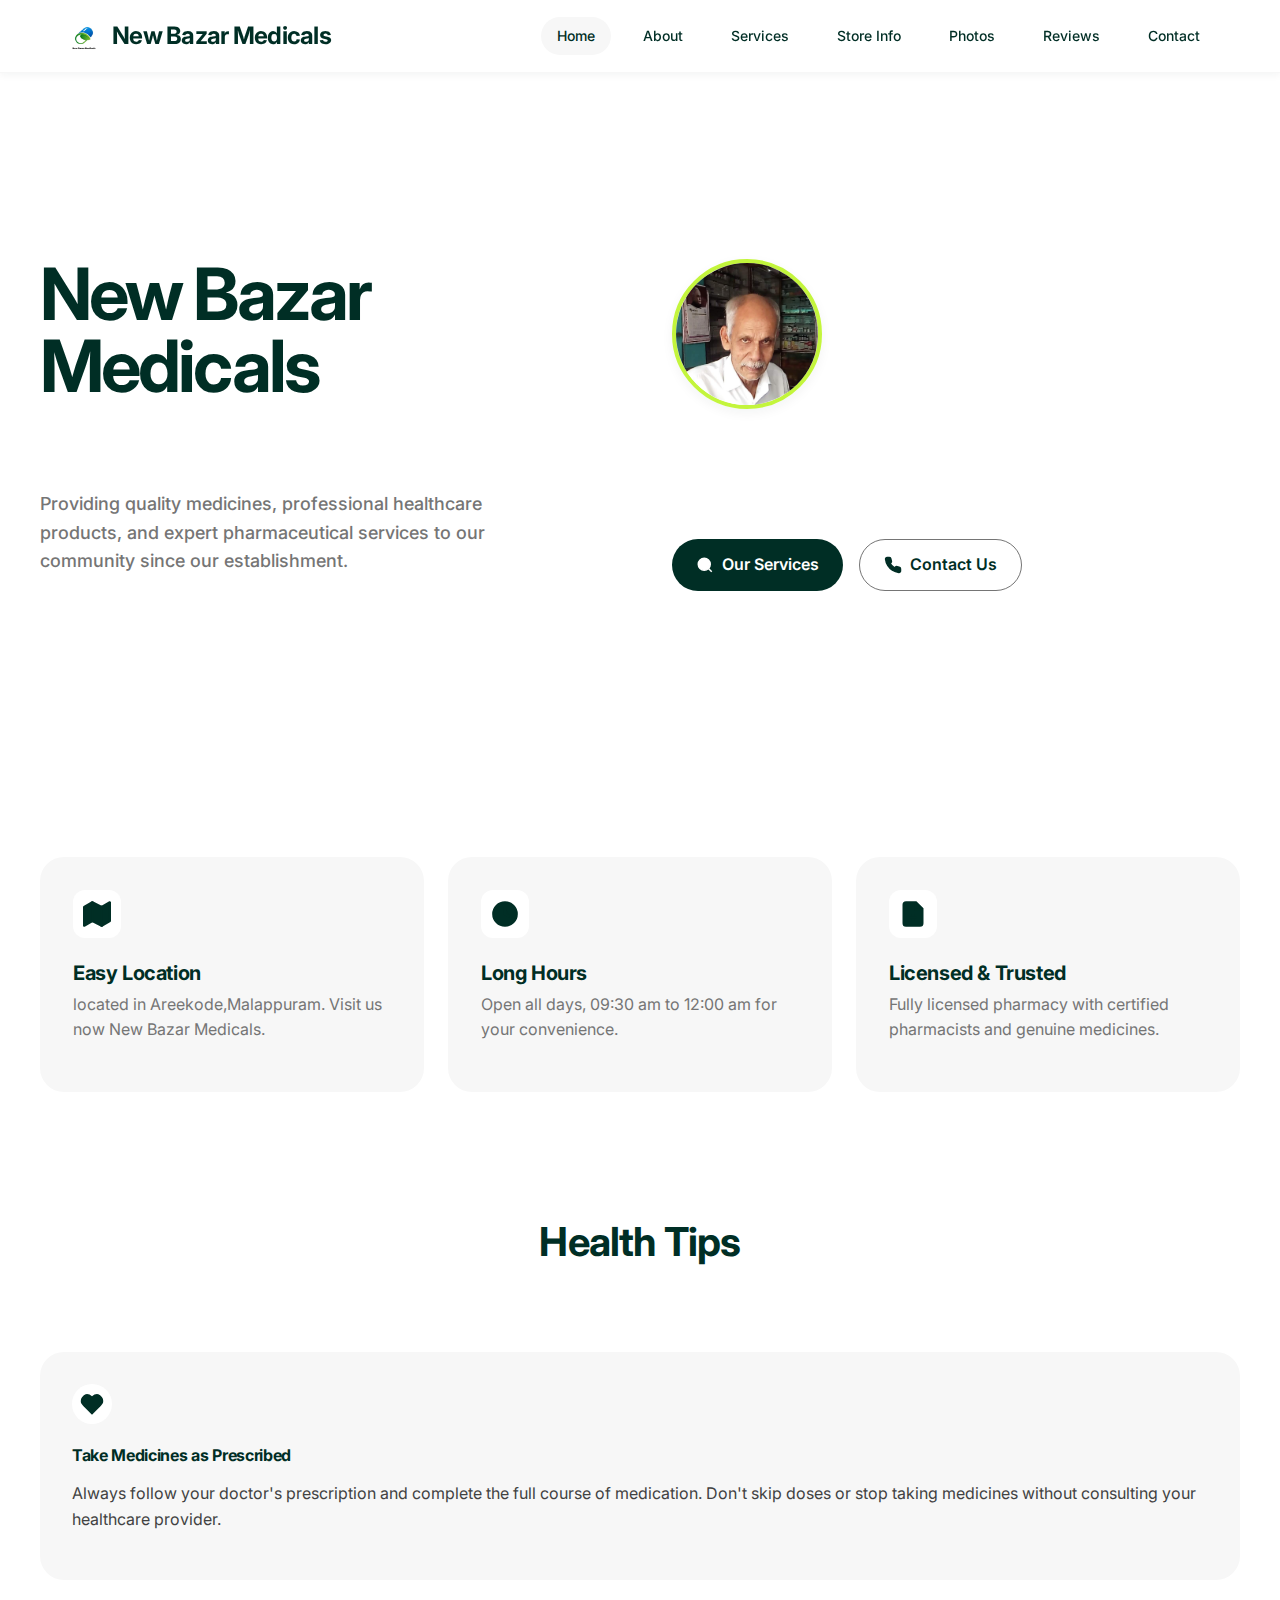
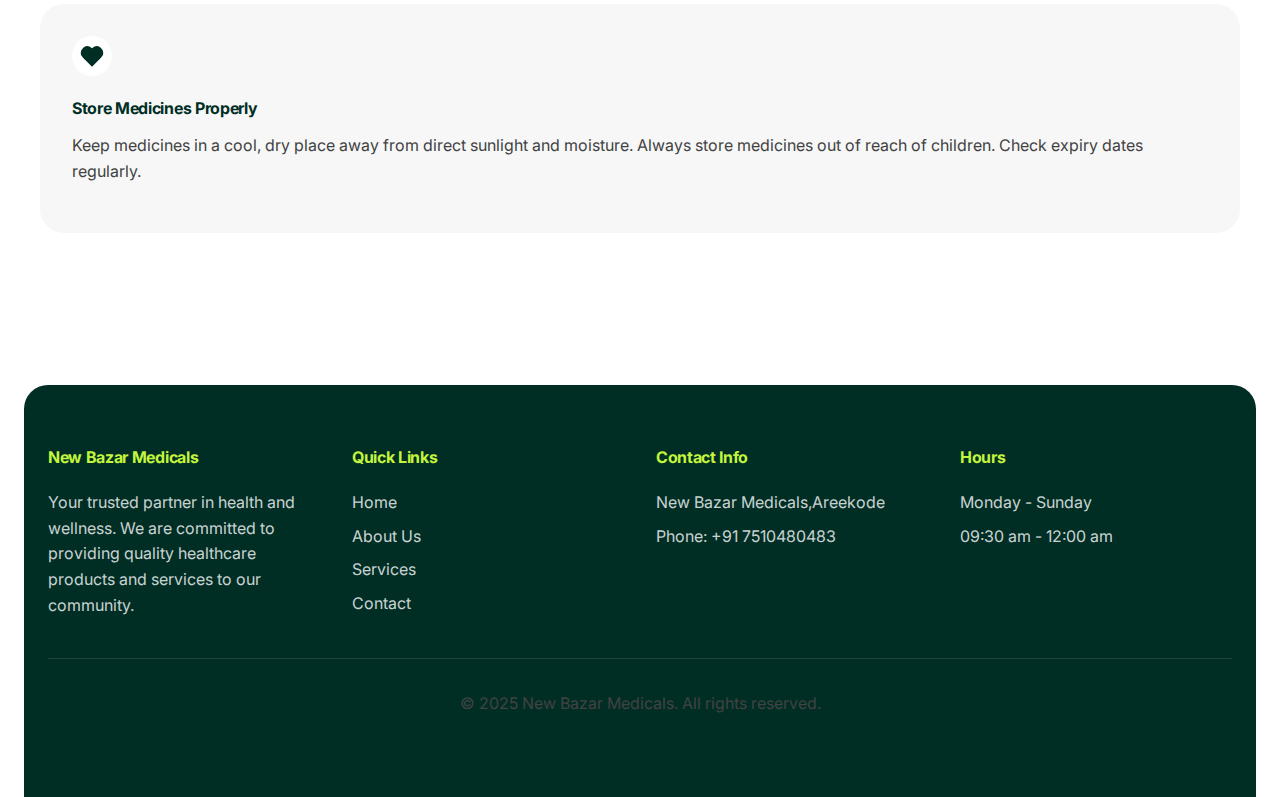
<file: index.html>
<!DOCTYPE html>
<html lang="en">

<head>
    <link rel="icon" type="image/favicon.jpg" href="favicon.jpg">
    <meta charset="UTF-8">
    <meta name="viewport" content="width=device-width, initial-scale=1.0">
    <meta name="description" content="New Bazar Medicals">
    <meta name="robots" content="index, follow">
    <meta name="keywords" content="pharmacy, medicines, prescription, medical store, healthcare, New Bazar Medicals">
    <meta name="author" content="New Bazar Medicals">
    <title>New Bazar Medicals </title>
    <link rel="stylesheet" href="style.css">
</head>

<body>
    <!-- Header & Navigation -->
    <header>
        <div class="header-container">
            <div class="logo">
                <img src="logo.jpg" alt="New Bazar Medicals Logo" class="logo-icon"
                    style="width: 40px; height: 40px; border-radius: 50%; object-fit: cover;">
                <span>New Bazar Medicals</span>
            </div>
            <button class="menu-toggle" aria-label="Toggle menu">
                <svg class="menu-toggle-icon" xmlns="http://www.w3.org/2000/svg" viewBox="0 0 24 24" fill="none"
                    stroke="currentColor" stroke-width="2">
                    <line x1="3" y1="12" x2="21" y2="12" />
                    <line x1="3" y1="6" x2="21" y2="6" />
                    <line x1="3" y1="18" x2="21" y2="18" />
                </svg>
            </button>
            <nav>
                <a href="index.html" class="active">Home</a>
                <a href="about.html">About</a>
                <a href="services.html">Services</a>
                <a href="store-info.html">Store Info</a>
                <a href="photos.html">Photos</a>
                <a href="reviews.html">Reviews</a>
                <a href="contact.html">Contact</a>
            </nav>
        </div>
    </header>

    <!-- Hero Section -->
    <section class="hero">
        <div class="hero-content">
            <h1>New Bazar Medicals</h1>
            <img src="pharmacist.jpg" alt="First Pharmacist of New Bazar Medicals"
                style="width: 150px; height: 150px; border-radius: 50%; object-fit: cover; margin-bottom: var(--spacing-sm); border: 4px solid var(--light-green); box-shadow: 0 4px 12px var(--shadow);">
            <p class="tagline">Providing quality medicines, professional healthcare products, and expert pharmaceutical
                services to our
                community since our establishment.</p>
            <div class="cta-buttons">
                <a href="services.html" class="btn btn-primary">
                    <svg class="btn-icon" xmlns="http://www.w3.org/2000/svg" viewBox="0 0 24 24" fill="none"
                        stroke="currentColor" stroke-width="2">
                        <circle cx="11" cy="11" r="8" />
                        <path d="m21 21-4.35-4.35" />
                    </svg>
                    Our Services
                </a>
                <a href="contact.html" class="btn btn-outline">
                    <svg class="btn-icon" xmlns="http://www.w3.org/2000/svg" viewBox="0 0 24 24" fill="none"
                        stroke="currentColor" stroke-width="2">
                        <path
                            d="M22 16.92v3a2 2 0 0 1-2.18 2 19.79 19.79 0 0 1-8.63-3.07 19.5 19.5 0 0 1-6-6 19.79 19.79 0 0 1-3.07-8.67A2 2 0 0 1 4.11 2h3a2 2 0 0 1 2 1.72 12.84 12.84 0 0 0 .7 2.81 2 2 0 0 1-.45 2.11L8.09 9.91a16 16 0 0 0 6 6l1.27-1.27a2 2 0 0 1 2.11-.45 12.84 12.84 0 0 0 2.81.7A2 2 0 0 1 22 16.92z" />
                    </svg>
                    Contact Us
                </a>
            </div>
        </div>
    </section>

    <!-- Quick Info Cards -->
    <section class="quick-info">
        <div class="info-grid">
            <div class="info-card">
                <svg class="info-card-icon" xmlns="http://www.w3.org/2000/svg" viewBox="0 0 24 24" fill="none"
                    stroke="currentColor" stroke-width="2" stroke-linecap="round" stroke-linejoin="round">
                    <polygon points="1 6 1 22 8 18 16 22 23 18 23 2 16 6 8 2 1 6"></polygon>
                    <line x1="8" y1="2" x2="8" y2="18"></line>
                    <line x1="16" y1="6" x2="16" y2="22"></line>
                </svg>
                <h3>Easy Location</h3>
                <p>located in Areekode,Malappuram. Visit us now New Bazar Medicals.</p>
            </div>
            <div class="info-card">
                <svg class="info-card-icon" xmlns="http://www.w3.org/2000/svg" viewBox="0 0 24 24" fill="none"
                    stroke="currentColor" stroke-width="2">
                    <circle cx="12" cy="12" r="10" />
                    <polyline points="12 6 12 12 16 14" />
                </svg>
                <h3>Long Hours</h3>
                 <p>Open all days, 09:30 am to 12:00 am for your convenience.</p>
            </div>
            <div class="info-card">
                <svg class="info-card-icon" xmlns="http://www.w3.org/2000/svg" viewBox="0 0 24 24" fill="none"
                    stroke="currentColor" stroke-width="2">
                    <path d="M14.5 2H6a2 2 0 0 0-2 2v16a2 2 0 0 0 2 2h12a2 2 0 0 0 2-2V7.5L14.5 2z" />
                    <polyline points="14 2 14 8 20 8" />
                    <line x1="12" y1="18" x2="12" y2="12" />
                    <line x1="9" y1="15" x2="15" y2="15" />
                </svg>
                <h3>Licensed & Trusted</h3>
                <p>Fully licensed pharmacy with certified pharmacists and genuine medicines.</p>
            </div>
        </div>
    </section>

    <!-- Health Tips Section -->
    <section class="section">
        <div class="container">
            <h2 class="section-title">Health Tips</h2>
            <div class="health-tips">
                <svg class="info-card-icon" xmlns="http://www.w3.org/2000/svg" viewBox="0 0 24 24" fill="none"
                    stroke="currentColor" stroke-width="2"
                    style="width: 40px; height: 40px; fill: var(--primary-green); margin-bottom: 1rem;">
                    <path
                        d="M20.84 4.61a5.5 5.5 0 0 0-7.78 0L12 5.67l-1.06-1.06a5.5 5.5 0 0 0-7.78 7.78l1.06 1.06L12 21.23l7.78-7.78 1.06-1.06a5.5 5.5 0 0 0 0-7.78z" />
                </svg>
                <h4>Take Medicines as Prescribed</h4>
                <p>Always follow your doctor's prescription and complete the full course of medication. Don't skip doses
                    or stop taking medicines without consulting your healthcare provider.</p>
            </div>
            <div class="health-tips">
                <svg class="info-card-icon" xmlns="http://www.w3.org/2000/svg" viewBox="0 0 24 24" fill="none"
                    stroke="currentColor" stroke-width="2"
                    style="width: 40px; height: 40px; fill: var(--primary-green); margin-bottom: 1rem;">
                    <path
                        d="M20.84 4.61a5.5 5.5 0 0 0-7.78 0L12 5.67l-1.06-1.06a5.5 5.5 0 0 0-7.78 7.78l1.06 1.06L12 21.23l7.78-7.78 1.06-1.06a5.5 5.5 0 0 0 0-7.78z" />
                </svg>
                <h4>Store Medicines Properly</h4>
                <p>Keep medicines in a cool, dry place away from direct sunlight and moisture. Always store medicines
                    out of reach of children. Check expiry dates regularly.</p>
            </div>
        </div>
    </section>

    <!-- Footer -->
    <footer>
        <div class="footer-content">
            <div class="footer-section">
                <h4>New Bazar Medicals</h4>
                <p>Your trusted partner in health and wellness. We are committed to providing quality healthcare
                    products and services to our community.</p>
            </div>
            <div class="footer-section">
                <h4>Quick Links</h4>
                <a href="index.html">Home</a>
                <a href="about.html">About Us</a>
                <a href="services.html">Services</a>
                <a href="contact.html">Contact</a>
            </div>
            <div class="footer-section">
                <h4>Contact Info</h4>
                <p>New Bazar Medicals,Areekode</p>
                <p>Phone: +91 7510480483</p>
            </div>
            <div class="footer-section">
                <h4>Hours</h4>
                <p>Monday - Sunday</p>
                <p>09:30 am - 12:00 am</p>
            </div>
        </div>
        <div class="footer-bottom">
            <p>&copy; 2025 New Bazar Medicals. All rights reserved.</p>
        </div>
    </footer>

    <script src="icons.js"></script>
    <script src="main.js"></script>
</body>

</html>
</file>
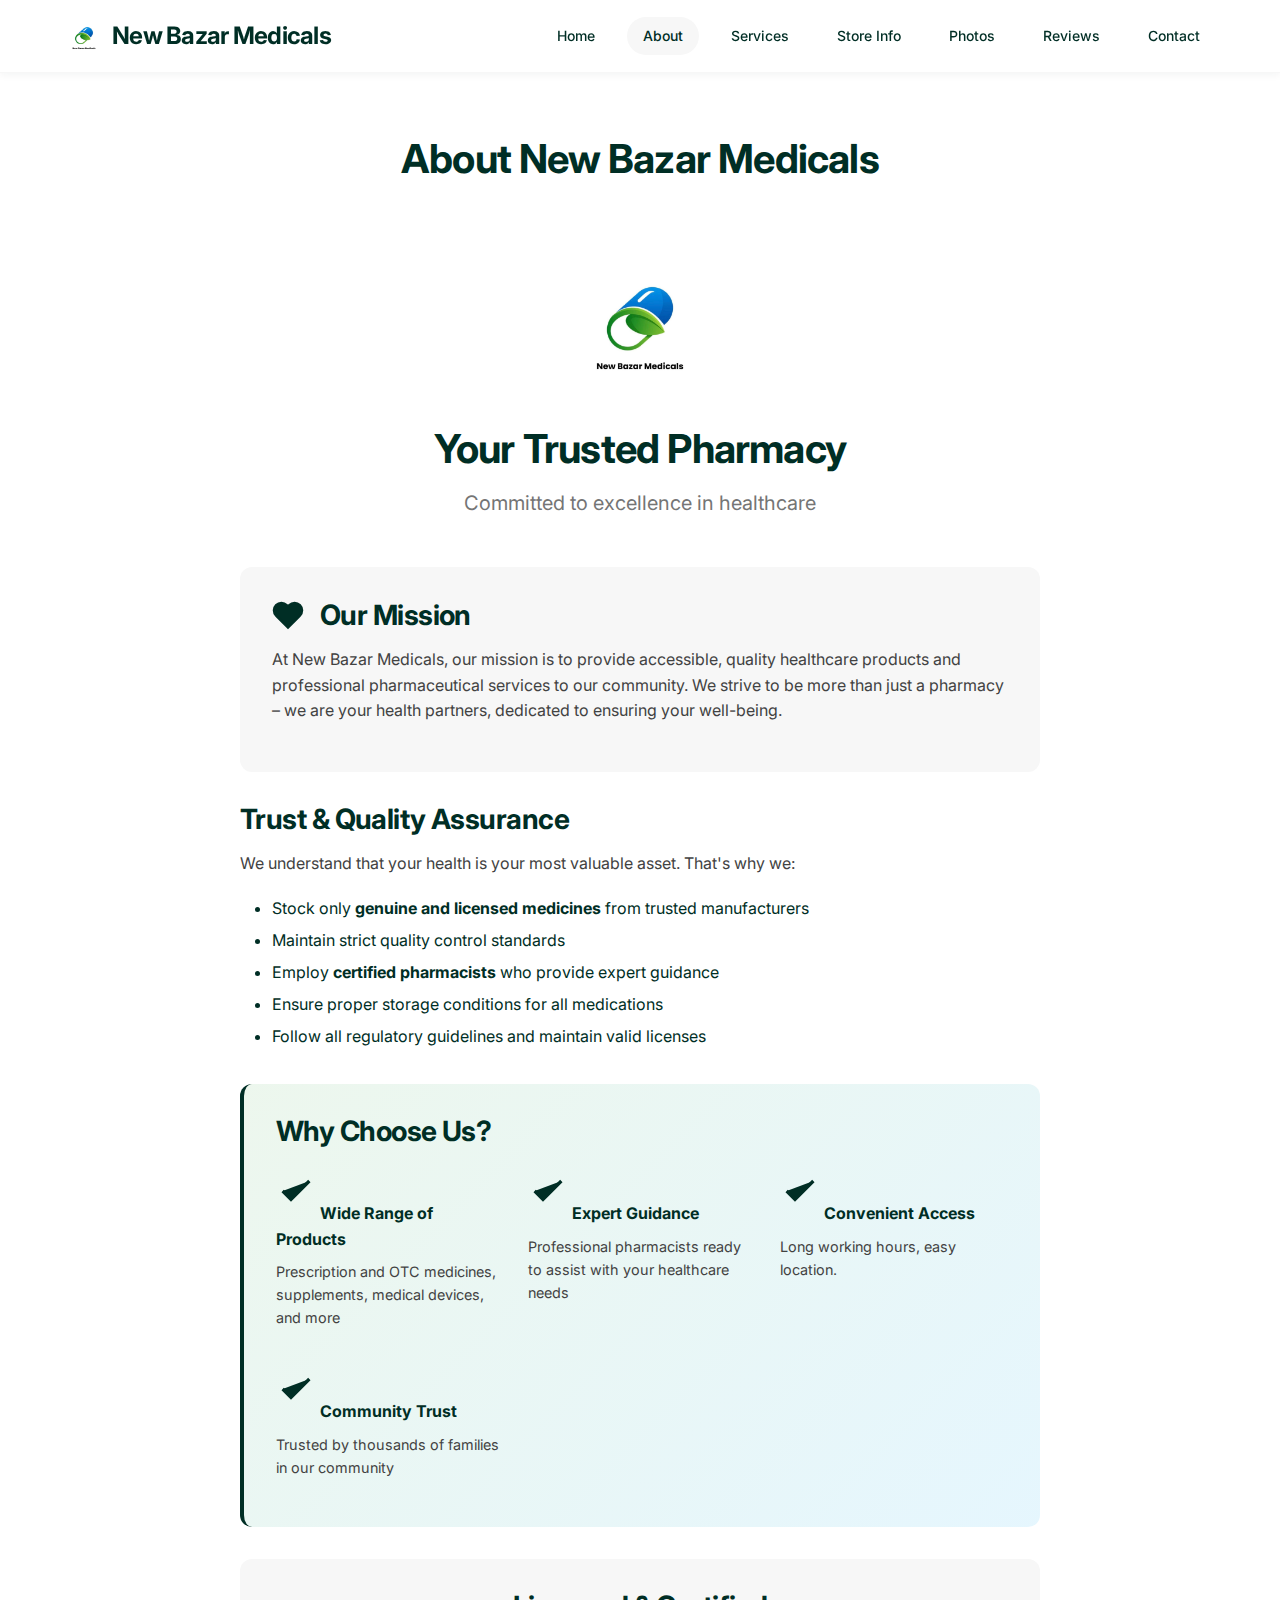
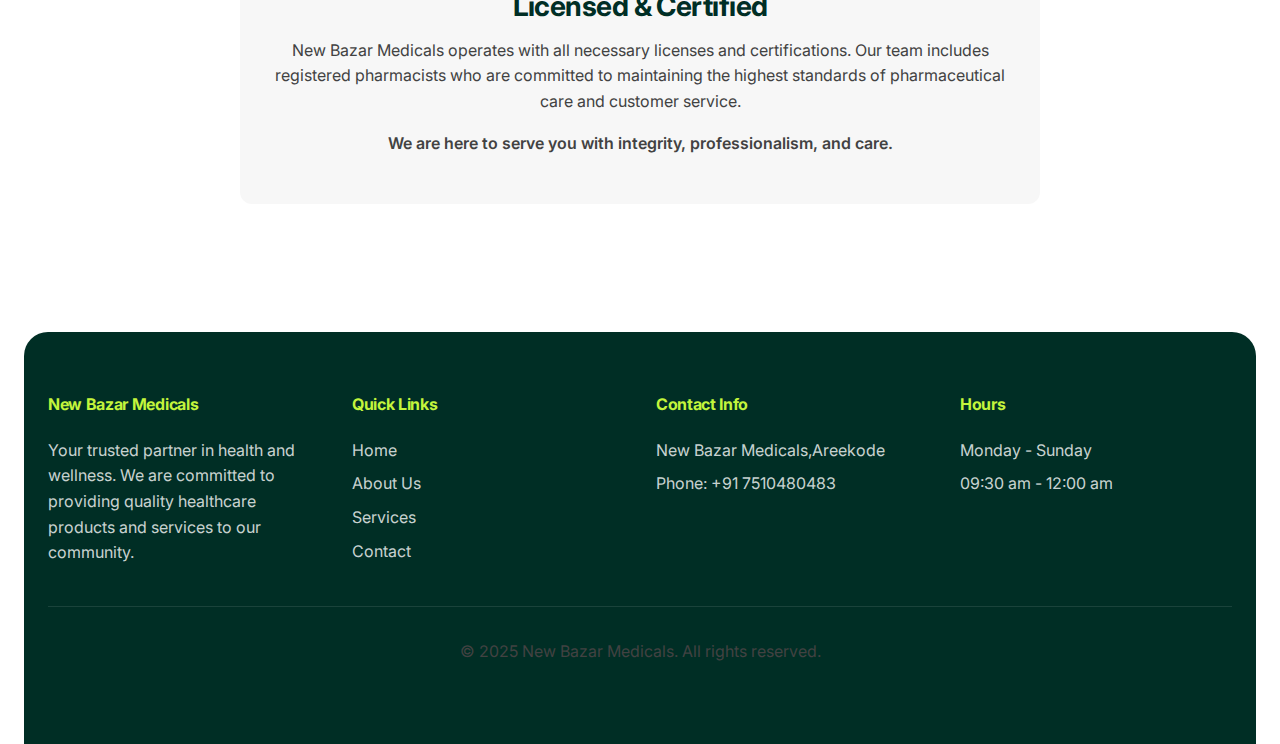
<file: about.html>
<!DOCTYPE html>
<html lang="en">

<head>
    <link rel="icon" type="image/favicon.jpg" href="favicon.jpg">
    <meta charset="UTF-8">
    <meta name="viewport" content="width=device-width, initial-scale=1.0">
    <meta name="description"
        content="Learn about New Bazar Medicals - Your trusted pharmacy committed to quality, trust, and professional healthcare services.">
    <title>About-New Bazar Medicals</title>
    <link rel="stylesheet" href="style.css">
</head>

<body>
    <!-- Header & Navigation -->
    <header>
        <div class="header-container">
            <div class="logo">
                <img src="logo.jpg" alt="New Bazar Medicals Logo" class="logo-icon"
                    style="width: 40px; height: 40px; border-radius: 50%; object-fit: cover;">
                <span>New Bazar Medicals</span>
            </div>
            <button class="menu-toggle" aria-label="Toggle menu">
                <svg class="menu-toggle-icon" xmlns="http://www.w3.org/2000/svg" viewBox="0 0 24 24" fill="none"
                    stroke="currentColor" stroke-width="2">
                    <line x1="3" y1="12" x2="21" y2="12" />
                    <line x1="3" y1="6" x2="21" y2="6" />
                    <line x1="3" y1="18" x2="21" y2="18" />
                </svg>
            </button>
            <nav>
                <a href="index.html">Home</a>
                <a href="about.html" class="active">About</a>
                <a href="services.html">Services</a>
                <a href="store-info.html">Store Info</a>
                <a href="photos.html">Photos</a>
                <a href="reviews.html">Reviews</a>
                <a href="contact.html">Contact</a>
            </nav>
        </div>
    </header>

    <!-- About Section -->
    <section class="section">
        <div class="container">
            <h1 class="section-title">About New Bazar Medicals</h1>

            <div style="max-width: 800px; margin: 0 auto;">
                <div style="text-align: center; margin-bottom: 3rem;">
                    <img src="logo.jpg" alt="New Bazar Medicals"
                        style="width: 150px; height: 150px; border-radius: 50%; object-fit: cover; margin: 0 auto 2rem; display: block;">
                    <h2 style="color: var(--primary-green);">Your Trusted Pharmacy</h2>
                    <p style="font-size: 1.25rem; color: var(--gray);">Committed to excellence in healthcare</p>
                </div>

                <div
                    style="background-color: var(--light-gray); padding: 2rem; border-radius: 12px; margin-bottom: 2rem;">
                    <h3
                        style="color: var(--primary-green); margin-bottom: 1rem; display: flex; align-items: center; gap: 1rem;">
                        <svg xmlns="http://www.w3.org/2000/svg" viewBox="0 0 24 24" fill="none" stroke="currentColor"
                            stroke-width="2" style="width: 32px; height: 32px; fill: var(--primary-green);">
                            <path
                                d="M20.84 4.61a5.5 5.5 0 0 0-7.78 0L12 5.67l-1.06-1.06a5.5 5.5 0 0 0-7.78 7.78l1.06 1.06L12 21.23l7.78-7.78 1.06-1.06a5.5 5.5 0 0 0 0-7.78z" />
                        </svg>
                        Our Mission
                    </h3>
                    <p>At New Bazar Medicals, our mission is to provide accessible, quality healthcare products and
                        professional pharmaceutical services to our community. We strive to be more than just a pharmacy
                        – we are your health partners, dedicated to ensuring your well-being.</p>
                </div>

                <div style="margin-bottom: 2rem;">
                    <h3 style="color: var(--primary-blue); margin-bottom: 1rem;">Trust & Quality Assurance</h3>
                    <p>We understand that your health is your most valuable asset. That's why we:</p>
                    <ul style="margin-left: 2rem; margin-top: 1rem; line-height: 2;">
                        <li>Stock only <strong>genuine and licensed medicines</strong> from trusted manufacturers</li>
                        <li>Maintain strict quality control standards</li>
                        <li>Employ <strong>certified pharmacists</strong> who provide expert guidance</li>
                        <li>Ensure proper storage conditions for all medications</li>
                        <li>Follow all regulatory guidelines and maintain valid licenses</li>
                    </ul>
                </div>

                <div
                    style="background: linear-gradient(135deg, rgba(76, 175, 80, 0.1), rgba(3, 169, 244, 0.1)); padding: 2rem; border-radius: 12px; border-left: 4px solid var(--primary-green); margin-bottom: 2rem;">
                    <h3 style="color: var(--primary-green); margin-bottom: 1rem;">Why Choose Us?</h3>
                    <div
                        style="display: grid; grid-template-columns: repeat(auto-fit, minmax(200px, 1fr)); gap: 1.5rem; margin-top: 1.5rem;">
                        <div>
                            <svg xmlns="http://www.w3.org/2000/svg" viewBox="0 0 24 24" fill="none"
                                stroke="currentColor" stroke-width="2"
                                style="width: 40px; height: 40px; fill: var(--primary-green); margin-bottom: 0.5rem;">
                                <polyline points="20 6 9 17 4 12" />
                            </svg>
                            <strong>Wide Range of Products</strong>
                            <p style="font-size: 0.9rem; margin-top: 0.5rem;">Prescription and OTC medicines,
                                supplements, medical devices, and more</p>
                        </div>
                        <div>
                            <svg xmlns="http://www.w3.org/2000/svg" viewBox="0 0 24 24" fill="none"
                                stroke="currentColor" stroke-width="2"
                                style="width: 40px; height: 40px; fill: var(--primary-green); margin-bottom: 0.5rem;">
                                <polyline points="20 6 9 17 4 12" />
                            </svg>
                            <strong>Expert Guidance</strong>
                            <p style="font-size: 0.9rem; margin-top: 0.5rem;">Professional pharmacists ready to assist
                                with your healthcare needs</p>
                        </div>
                        <div>
                            <svg xmlns="http://www.w3.org/2000/svg" viewBox="0 0 24 24" fill="none"
                                stroke="currentColor" stroke-width="2"
                                style="width: 40px; height: 40px; fill: var(--primary-green); margin-bottom: 0.5rem;">
                                <polyline points="20 6 9 17 4 12" />
                            </svg>
                            <strong>Convenient Access</strong>
                            <p style="font-size: 0.9rem; margin-top: 0.5rem;">Long working hours, easy location.</p>
                        </div>
                        <div>
                            <svg xmlns="http://www.w3.org/2000/svg" viewBox="0 0 24 24" fill="none"
                                stroke="currentColor" stroke-width="2"
                                style="width: 40px; height: 40px; fill: var(--primary-green); margin-bottom: 0.5rem;">
                                <polyline points="20 6 9 17 4 12" />
                            </svg>
                            <strong>Community Trust</strong>
                            <p style="font-size: 0.9rem; margin-top: 0.5rem;">Trusted by thousands of families in our
                                community</p>
                        </div>
                    </div>
                </div>

                <div
                    style="text-align: center; padding: 2rem; background-color: var(--light-gray); border-radius: 12px;">
                    <h3 style="color: var(--primary-green); margin-bottom: 1rem;">Licensed & Certified</h3>
                    <p>New Bazar Medicals operates with all necessary licenses and certifications. Our team includes
                        registered pharmacists who are committed to maintaining the highest standards of pharmaceutical
                        care and customer service.</p>
                    <p style="margin-top: 1rem; font-weight: 600;">We are here to serve you with integrity,
                        professionalism, and care.</p>
                </div>
            </div>
        </div>
    </section>

    <!-- Footer -->
    <footer>
        <div class="footer-content">
            <div class="footer-section">
                <h4>New Bazar Medicals</h4>
                <p>Your trusted partner in health and wellness. We are committed to providing quality healthcare
                    products and services to our community.</p>
            </div>
            <div class="footer-section">
                <h4>Quick Links</h4>
                <a href="index.html">Home</a>
                <a href="about.html">About Us</a>
                <a href="services.html">Services</a>
                <a href="contact.html">Contact</a>
            </div>
            <div class="footer-section">
                <h4>Contact Info</h4>
                <p>New Bazar Medicals,Areekode</p>
                <p>Phone: +91 7510480483</p>
            </div>
            <div class="footer-section">
                <h4>Hours</h4>
                <p>Monday - Sunday</p>
                <p>09:30 am - 12:00 am</p>
            </div>
        </div>
        <div class="footer-bottom">
            <p>&copy; 2025 New Bazar Medicals. All rights reserved.</p>
        </div>
    </footer>

    <script src="icons.js"></script>
    <script src="main.js"></script>
</body>

</html>
</file>
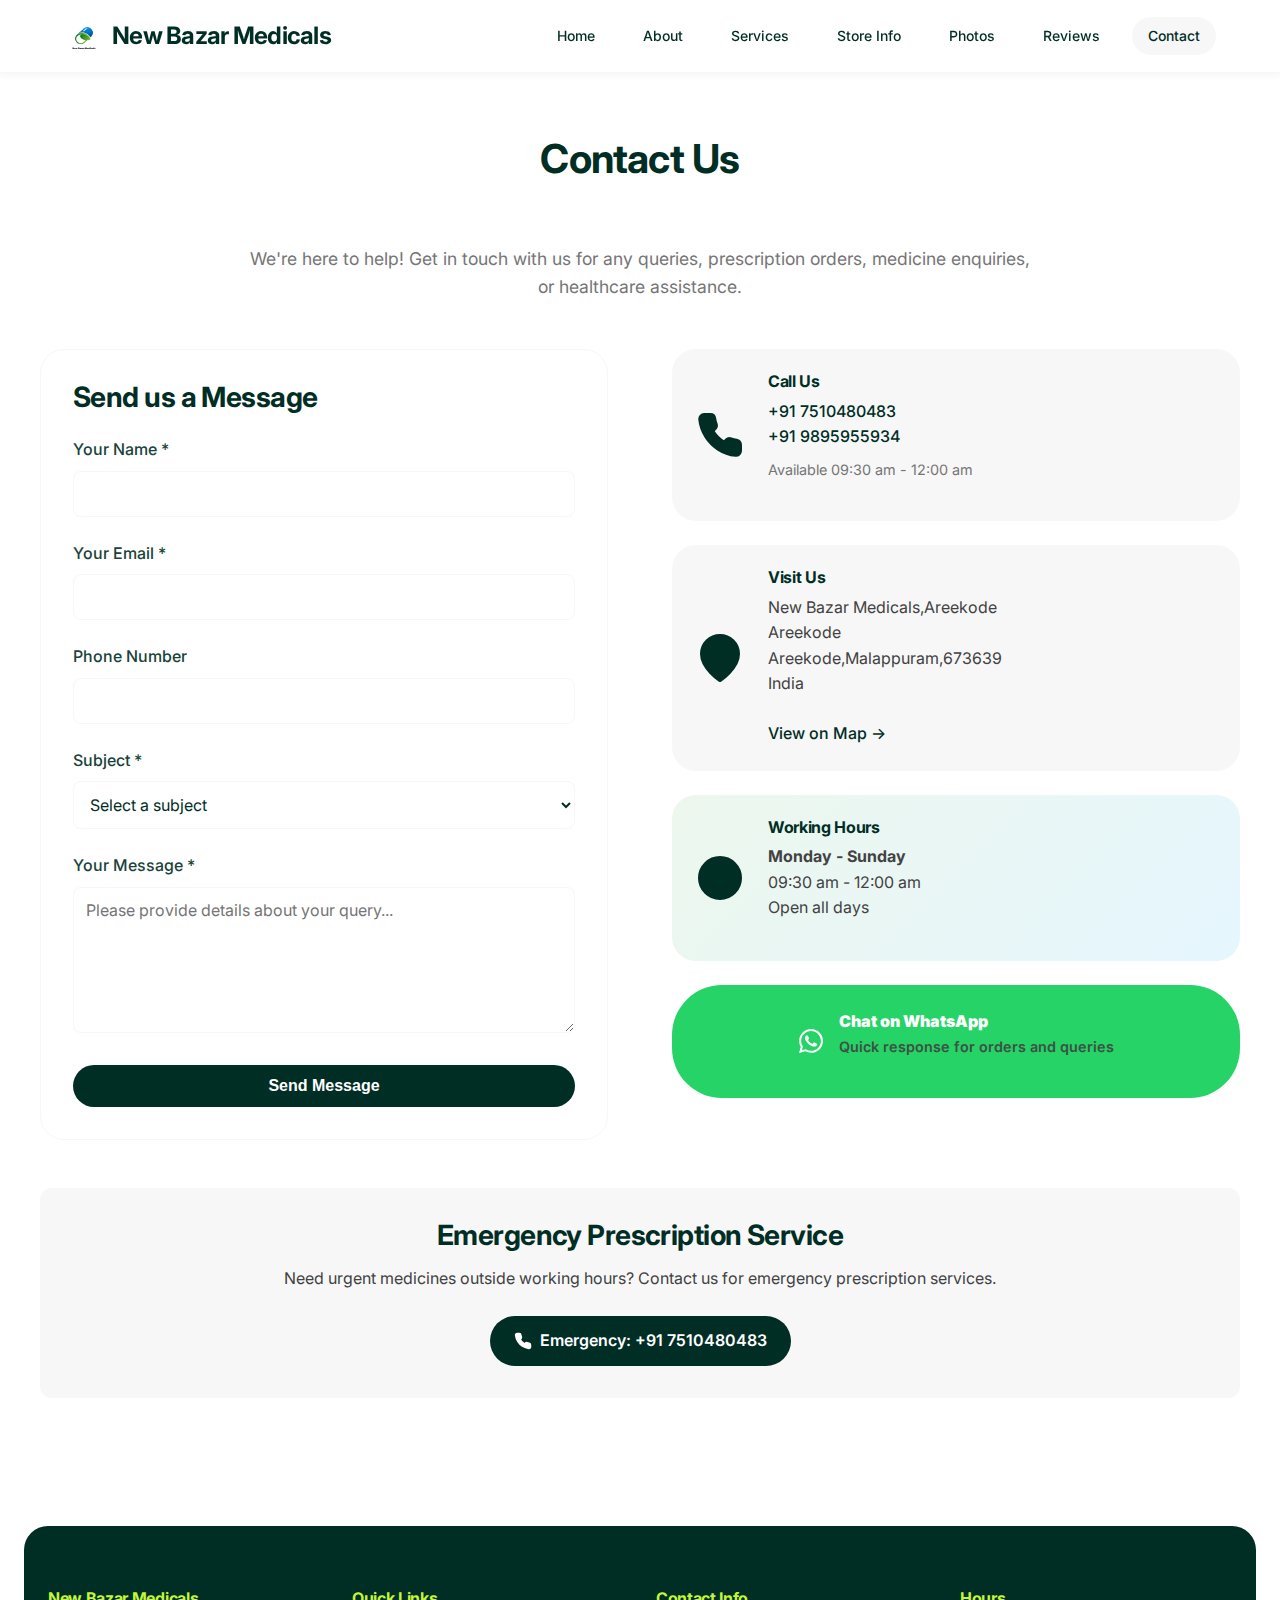
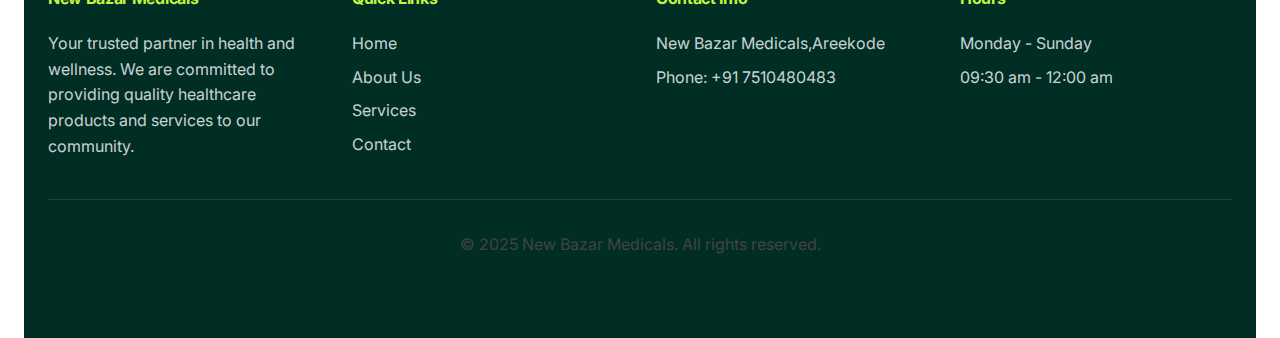
<file: contact.html>
<!DOCTYPE html>
<html lang="en">

<head>
    <link rel="icon" type="image/favicon.jpg" href="favicon.jpg">
    <meta charset="UTF-8">
    <meta name="viewport" content="width=device-width, initial-scale=1.0">
    <meta name="description"
        content="Contact New Bazar Medicals - Get in touch with us for queries, prescriptions, orders, or any healthcare assistance.">
    <title>Contact-New Bazar Medicals</title>
    <link rel="stylesheet" href="style.css">
</head>

<body>
    <!-- Header & Navigation -->
    <header>
        <div class="header-container">
            <div class="logo">
                <img src="logo.jpg" alt="New Bazar Medicals Logo" class="logo-icon"
                    style="width: 40px; height: 40px; border-radius: 50%; object-fit: cover;">
                <span>New Bazar Medicals</span>
            </div>
            <button class="menu-toggle" aria-label="Toggle menu">
                <svg class="menu-toggle-icon" xmlns="http://www.w3.org/2000/svg" viewBox="0 0 24 24" fill="none"
                    stroke="currentColor" stroke-width="2">
                    <line x1="3" y1="12" x2="21" y2="12" />
                    <line x1="3" y1="6" x2="21" y2="6" />
                    <line x1="3" y1="18" x2="21" y2="18" />
                </svg>
            </button>
            <nav>
                <a href="index.html">Home</a>
                <a href="about.html">About</a>
                <a href="services.html">Services</a>
                <a href="store-info.html">Store Info</a>
                <a href="photos.html">Photos</a>
                <a href="reviews.html">Reviews</a>
                <a href="contact.html" class="active">Contact</a>
            </nav>
        </div>
    </header>

    <!-- Contact Section -->
    <section class="section">
        <div class="container">
            <h1 class="section-title">Contact Us</h1>
            <p
                style="text-align: center; max-width: 800px; margin: 0 auto 3rem; font-size: 1.1rem; color: var(--gray);">
                We're here to help! Get in touch with us for any queries, prescription orders, medicine enquiries, or
                healthcare assistance.
            </p>

            <div class="contact-container">
                <!-- Contact Form -->
                <div class="contact-form">
                    <h3 style="color: var(--primary-green); margin-bottom: 1.5rem;">Send us a Message</h3>
                    <form id="contactForm">
                        <div class="form-group">
                            <label for="contactName">Your Name *</label>
                            <input type="text" id="contactName" name="name" required>
                        </div>

                        <div class="form-group">
                            <label for="contactEmail">Your Email *</label>
                            <input type="email" id="contactEmail" name="email" required>
                        </div>

                        <div class="form-group">
                            <label for="contactPhone">Phone Number</label>
                            <input type="tel" id="contactPhone" name="phone">
                        </div>

                        <div class="form-group">
                            <label for="contactSubject">Subject *</label>
                            <select id="contactSubject" name="subject" required>
                                <option value="">Select a subject</option>
                                <option value="prescription">Prescription Order</option>
                                <option value="enquiry">Medicine Enquiry</option>

                                <option value="complaint">Complaint</option>
                                <option value="feedback">Feedback</option>
                                <option value="other">Other</option>
                            </select>
                        </div>

                        <div class="form-group">
                            <label for="contactMessage">Your Message *</label>
                            <textarea id="contactMessage" name="message" rows="6" required
                                placeholder="Please provide details about your query..."></textarea>
                        </div>

                        <button type="submit" class="btn btn-primary" style="width: 100%;">Send Message</button>
                    </form>
                </div>

                <!-- Contact Information -->
                <div class="contact-info">
                    <!-- Phone -->
                    <div class="contact-item">
                        <svg class="contact-icon" xmlns="http://www.w3.org/2000/svg" viewBox="0 0 24 24" fill="none"
                            stroke="currentColor" stroke-width="2">
                            <path
                                d="M22 16.92v3a2 2 0 0 1-2.18 2 19.79 19.79 0 0 1-8.63-3.07 19.5 19.5 0 0 1-6-6 19.79 19.79 0 0 1-3.07-8.67A2 2 0 0 1 4.11 2h3a2 2 0 0 1 2 1.72 12.84 12.84 0 0 0 .7 2.81 2 2 0 0 1-.45 2.11L8.09 9.91a16 16 0 0 0 6 6l1.27-1.27a2 2 0 0 1 2.11-.45 12.84 12.84 0 0 0 2.81.7A2 2 0 0 1 22 16.92z" />
                        </svg>
                        <div class="contact-item-content">
                            <h4>Call Us</h4>
                            <a href="tel:+917510480483">+91 7510480483</a><br>
                            <a href="tel:+919895955934">+91 9895955934</a>
                            <p style="margin-top: 0.5rem; font-size: 0.9rem; color: var(--gray);">Available 09:30 am -
                                12:00 am
                            </p>
                        </div>
                    </div>

                    <!-- Location -->
                    <div class="contact-item">
                        <svg class="contact-icon" xmlns="http://www.w3.org/2000/svg" viewBox="0 0 24 24" fill="none"
                            stroke="currentColor" stroke-width="2">
                            <path d="M21 10c0 7-9 13-9 13s-9-6-9-13a9 9 0 0 1 18 0z" />
                            <circle cx="12" cy="10" r="3" />
                        </svg>
                        <div class="contact-item-content">
                            <h4>Visit Us</h4>
                            <p>New Bazar Medicals,Areekode<br>
                                Areekode<br>
                                Areekode,Malappuram,673639<br>
                                India</p>
                            <a href="store-info.html" style="margin-top: 0.5rem; display: inline-block;">View on Map
                                →</a>
                        </div>
                    </div>



                    <!-- Working Hours -->
                    <div class="contact-item"
                        style="background: linear-gradient(135deg, rgba(76, 175, 80, 0.1), rgba(3, 169, 244, 0.1));">
                        <svg class="contact-icon" xmlns="http://www.w3.org/2000/svg" viewBox="0 0 24 24" fill="none"
                            stroke="currentColor" stroke-width="2">
                            <circle cx="12" cy="12" r="10" />
                            <polyline points="12 6 12 12 16 14" />
                        </svg>
                        <div class="contact-item-content">
                            <h4>Working Hours</h4>
                            <p><strong>Monday - Sunday</strong><br>
                                09:30 am - 12:00 am<br>
                                Open all days</p>
                        </div>
                    </div>
                    <!-- WhatsApp -->
                    <a href="https://wa.me/917510480483?text=Hello%20New%20Bazar%20Medicals%2C%20I%20need%20help%20with"
                        target="_blank" class="contact-item whatsapp-btn" style="text-decoration: none;">
                        <svg class="whatsapp-icon" xmlns="http://www.w3.org/2000/svg" viewBox="0 0 24 24"
                            fill="currentColor">
                            <path
                                d="M17.472 14.382c-.297-.149-1.758-.867-2.03-.967-.273-.099-.471-.148-.67.15-.197.297-.767.966-.94 1.164-.173.199-.347.223-.644.075-.297-.15-1.255-.463-2.39-1.475-.883-.788-1.48-1.761-1.653-2.059-.173-.297-.018-.458.13-.606.134-.133.298-.347.446-.52.149-.174.198-.298.298-.497.099-.198.05-.371-.025-.52-.075-.149-.669-1.612-.916-2.207-.242-.579-.487-.5-.669-.51-.173-.008-.371-.01-.57-.01-.198 0-.52.074-.792.372-.272.297-1.04 1.016-1.04 2.479 0 1.462 1.065 2.875 1.213 3.074.149.198 2.096 3.2 5.077 4.487.709.306 1.262.489 1.694.625.712.227 1.36.195 1.871.118.571-.085 1.758-.719 2.006-1.413.248-.694.248-1.289.173-1.413-.074-.124-.272-.198-.57-.347m-5.421 7.403h-.004a9.87 9.87 0 01-5.031-1.378l-.361-.214-3.741.982.998-3.648-.235-.374a9.86 9.86 0 01-1.51-5.26c.001-5.45 4.436-9.884 9.888-9.884 2.64 0 5.122 1.03 6.988 2.898a9.825 9.825 0 012.893 6.994c-.003 5.45-4.437 9.884-9.885 9.884m8.413-18.297A11.815 11.815 0 0012.05 0C5.495 0 .16 5.335.157 11.892c0 2.096.547 4.142 1.588 5.945L.057 24l6.305-1.654a11.882 11.882 0 005.683 1.448h.005c6.554 0 11.89-5.335 11.893-11.893a11.821 11.821 0 00-3.48-8.413Z" />
                        </svg>
                        <div>
                            <strong>Chat on WhatsApp</strong>
                            <p style="font-size: 0.9rem; opacity: 0.9;">Quick response for orders and queries</p>
                        </div>
                    </a>
                </div>
            </div>

            <!-- Emergency Contact -->
            <div
                style="margin-top: 3rem; background-color: var(--light-gray); padding: 2rem; border-radius: 12px; text-align: center;">
                <h3 style="color: var(--primary-green); margin-bottom: 1rem;">Emergency Prescription Service</h3>
                <p style="margin-bottom: 1.5rem;">Need urgent medicines outside working hours? Contact us for emergency
                    prescription services.</p>
                <a href="tel:+911234567890" class="btn btn-primary">
                    <svg class="btn-icon" xmlns="http://www.w3.org/2000/svg" viewBox="0 0 24 24" fill="none"
                        stroke="currentColor" stroke-width="2">
                        <path
                            d="M22 16.92v3a2 2 0 0 1-2.18 2 19.79 19.79 0 0 1-8.63-3.07 19.5 19.5 0 0 1-6-6 19.79 19.79 0 0 1-3.07-8.67A2 2 0 0 1 4.11 2h3a2 2 0 0 1 2 1.72 12.84 12.84 0 0 0 .7 2.81 2 2 0 0 1-.45 2.11L8.09 9.91a16 16 0 0 0 6 6l1.27-1.27a2 2 0 0 1 2.11-.45 12.84 12.84 0 0 0 2.81.7A2 2 0 0 1 22 16.92z" />
                    </svg>
                    Emergency: +91 7510480483
                </a>
            </div>
        </div>
    </section>

    <!-- Footer -->
    <footer>
        <div class="footer-content">
            <div class="footer-section">
                <h4>New Bazar Medicals</h4>
                <p>Your trusted partner in health and wellness. We are committed to providing quality healthcare
                    products and services to our community.</p>
            </div>
            <div class="footer-section">
                <h4>Quick Links</h4>
                <a href="index.html">Home</a>
                <a href="about.html">About Us</a>
                <a href="services.html">Services</a>
                <a href="contact.html">Contact</a>
            </div>
            <div class="footer-section">
                <h4>Contact Info</h4>
                <p>New Bazar Medicals,Areekode</p>
                <p>Phone: +91 7510480483</p>

            </div>
            <div class="footer-section">
                <h4>Hours</h4>
                <p>Monday - Sunday</p>
                <p>09:30 am - 12:00 am</p>

            </div>
        </div>
        <div class="footer-bottom">
            <p>&copy; 2025 New Bazar Medicals. All rights reserved.</p>
        </div>
    </footer>

    <script src="icons.js"></script>
    <script src="main.js"></script>
</body>

</html>
</file>
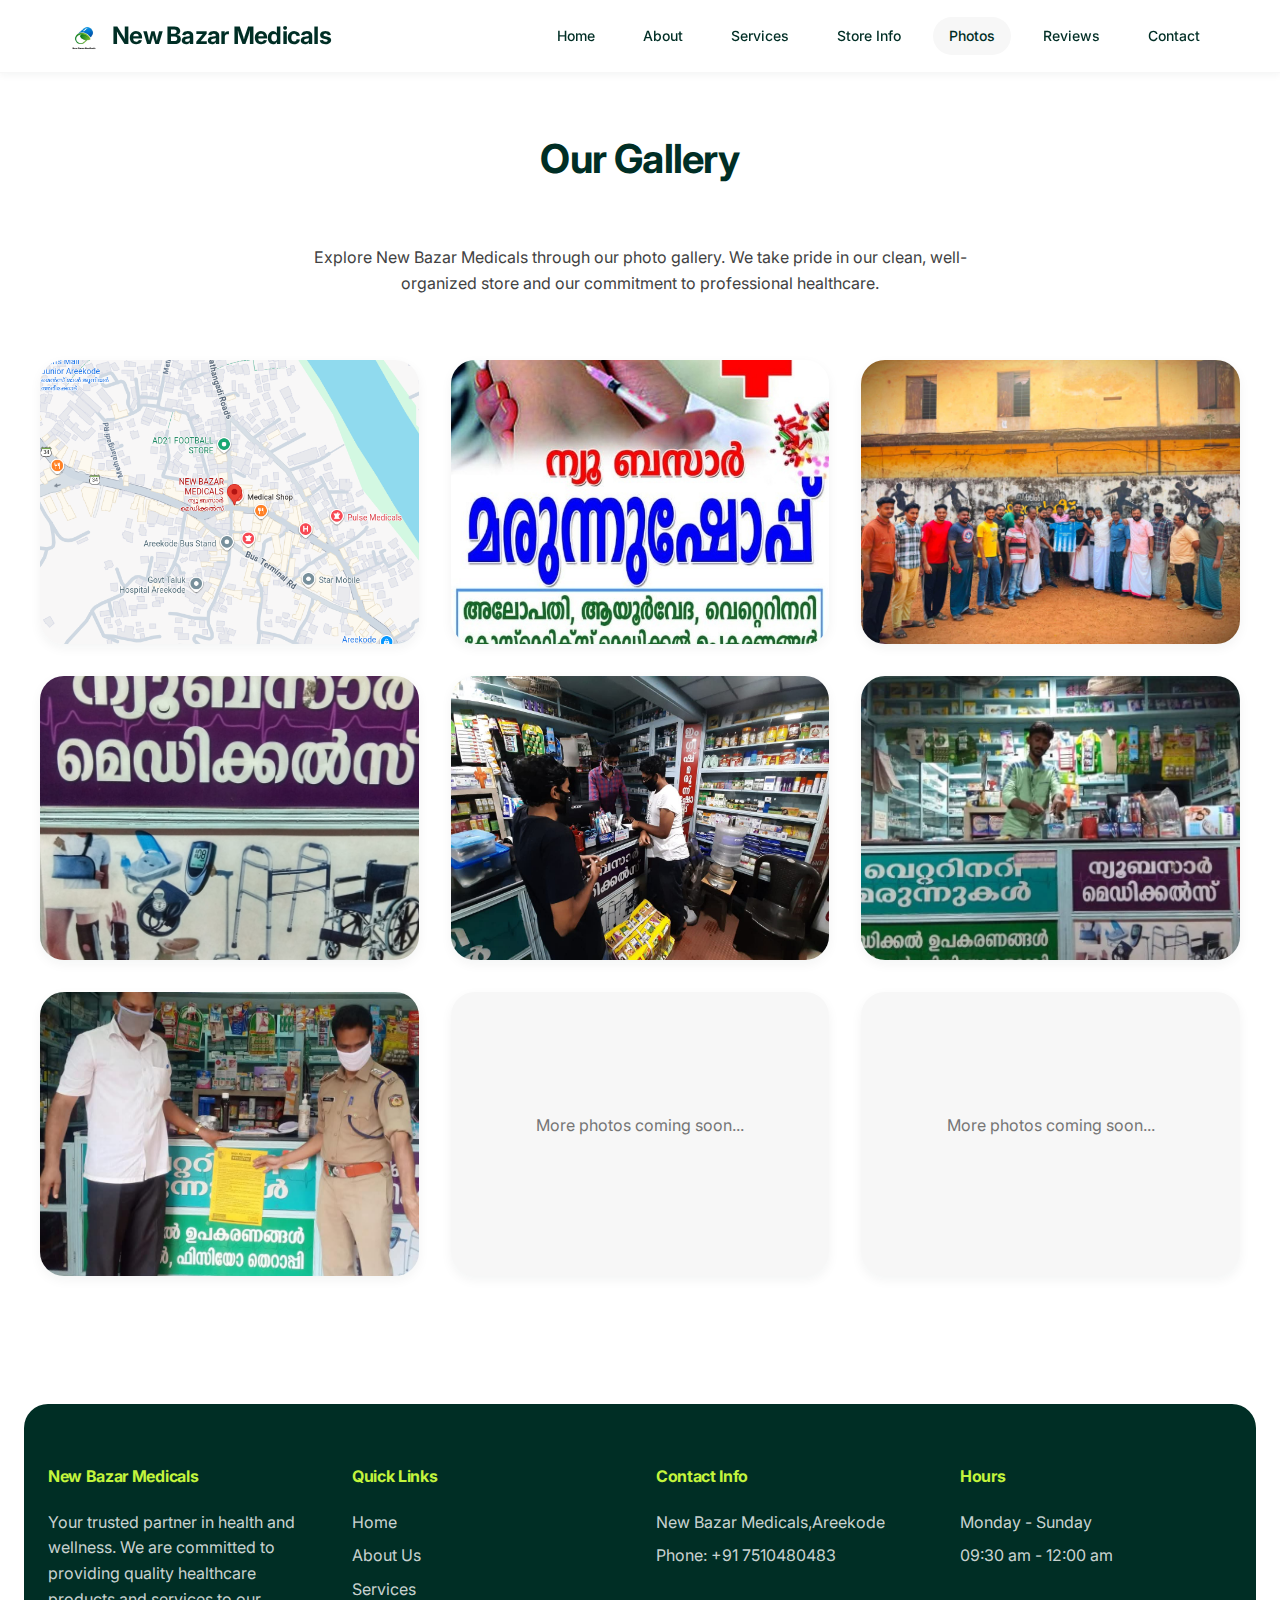
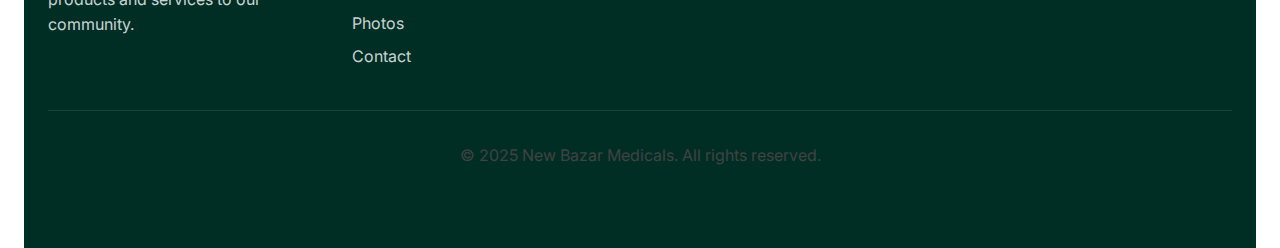
<file: photos.html>
<!DOCTYPE html>
<html lang="en">

<head>
    <link rel="icon" type="image/favicon.jpg" href="favicon.jpg">
    <meta charset="UTF-8">
    <meta name="viewport" content="width=device-width, initial-scale=1.0">
    <meta name="description"
        content="Photos of New Bazar Medicals: Explore our store, products, and facilities through our gallery.">
    <title>Photos - New Bazar Medicals</title>
    <link rel="stylesheet" href="style.css">
    <style>
        .gallery-grid {
            display: grid;
            grid-template-columns: repeat(auto-fill, minmax(300px, 1fr));
            gap: var(--spacing-lg);
            margin-top: var(--spacing-xl);
        }

        .gallery-item {
            position: relative;
            border-radius: var(--border-radius-lg);
            overflow: hidden;
            aspect-ratio: 4 / 3;
            box-shadow: 0 4px 12px var(--shadow);
            transition: var(--transition);
            cursor: pointer;
        }

        .gallery-item:hover {
            transform: translateY(-5px);
            box-shadow: 0 10px 30px var(--shadow-hover);
        }

        .gallery-item img {
            width: 100%;
            height: 100%;
            object-fit: cover;
            transition: var(--transition);
        }

        .gallery-item:hover img {
            transform: scale(1.05);
        }

        .gallery-item-overlay {
            position: absolute;
            bottom: 0;
            left: 0;
            right: 0;
            background: linear-gradient(transparent, rgba(0, 46, 37, 0.8));
            padding: var(--spacing-md);
            color: var(--white);
            opacity: 0;
            transition: var(--transition);
        }

        .gallery-item:hover .gallery-item-overlay {
            opacity: 1;
        }
    </style>
</head>

<body>
    <!-- Header & Navigation -->
    <header>
        <div class="header-container">
            <div class="logo">
                <img src="logo.jpg" alt="New Bazar Medicals Logo" class="logo-icon"
                    style="width: 40px; height: 40px; border-radius: 50%; object-fit: cover;">
                <span>New Bazar Medicals</span>
            </div>
            <button class="menu-toggle" aria-label="Toggle menu">
                <svg class="menu-toggle-icon" xmlns="http://www.w3.org/2000/svg" viewBox="0 0 24 24" fill="none"
                    stroke="currentColor" stroke-width="2">
                    <line x1="3" y1="12" x2="21" y2="12" />
                    <line x1="3" y1="6" x2="21" y2="6" />
                    <line x1="3" y1="18" x2="21" y2="18" />
                </svg>
            </button>
            <nav>
                <a href="index.html">Home</a>
                <a href="about.html">About</a>
                <a href="services.html">Services</a>
                <a href="store-info.html">Store Info</a>
                <a href="photos.html" class="active">Photos</a>
                <a href="reviews.html">Reviews</a>
                <a href="contact.html">Contact</a>
            </nav>
        </div>
    </header>

    <!-- Photos Section -->
    <section class="section">
        <div class="container">
            <h1 class="section-title">Our Gallery</h1>
            <p style="text-align: center; max-width: 700px; margin: 0 auto var(--spacing-xl);">
                Explore New Bazar Medicals through our photo gallery. We take pride in our clean, well-organized store
                and our commitment to professional healthcare.
            </p>

            <div class="gallery-grid">
                <!-- Gallery Item 1 -->
                <div class="gallery-item">
                    <img src="map-location.png" alt="Store Location Map">
                    <div class="gallery-item-overlay">
                        <h3>Our Location</h3>
                        <p>Easily find us in Areekode.</p>
                    </div>
                </div>

                <!-- Gallery Item 2 -->
                <div class="gallery-item">
                    <img src="services-info.jpg" alt="Our Services and Products">
                    <div class="gallery-item-overlay">
                        <h3>Our Services</h3>
                        <p>Quality medicines and healthcare products.</p>
                    </div>
                </div>
                <!-- Gallery Item 3 -->
                <div class="gallery-item">
                    <img src="Our-Sponsership.jpg" alt="Our Sponsors">
                    <div class="gallery-item-overlay">
                        <h3>Our Sponsors</h3>
                        <p>Thank you to our valued sponsors and partners.</p>
                    </div>
                </div>
                <!-- Gallery Item 4 -->
                <div class="gallery-item">
                    <img src="medical-aids.jpg" alt="Medical Aids and Supports">
                    <div class="gallery-item-overlay">
                        <h3>Medical Aids</h3>
                        <p>Various medical aids and supports for patient care and recovery.</p>
                    </div>
                </div>

                <!-- Gallery Item 5 -->
                <div class="gallery-item">
                    <img src="medical-equipment.jpg" alt="Medical Equipment Display">
                    <div class="gallery-item-overlay">
                        <h3>Equipment Display</h3>
                        <p>Wide range of medical equipment available at our store.</p>
                    </div>
                </div>
                <!-- Gallery Item 6 -->
                <div class="gallery-item">
                    <img src="new-image-1.jpg" alt="Gallery Image 1">
                    <div class="gallery-item-overlay">
                        <h3>Gallery Image 1</h3>
                        <p>Additional photo from our collection.</p>
                    </div>
                </div>
                <!-- Gallery Item 7 -->
                <div class="gallery-item">
                    <img src="new-image-2.jpg" alt="Gallery Image 2">
                    <div class="gallery-item-overlay">
                        <h3>Gallery Image 2</h3>
                        <p>Additional photo from our collection.</p>
                    </div>
                </div>

                <!-- Placeholder Items (User can add more) -->
                <div class="gallery-item"
                    style="background-color: var(--light-gray); display: flex; align-items: center; justify-content: center;">
                    <p style="color: var(--gray);">More photos coming soon...</p>
                </div>
                <div class="gallery-item"
                    style="background-color: var(--light-gray); display: flex; align-items: center; justify-content: center;">
                    <p style="color: var(--gray);">More photos coming soon...</p>
                </div>
            </div>
        </div>
    </section>

    <!-- Footer -->
    <footer>
        <div class="footer-content">
            <div class="footer-section">
                <h4>New Bazar Medicals</h4>
                <p>Your trusted partner in health and wellness. We are committed to providing quality healthcare
                    products and services to our community.</p>
            </div>
            <div class="footer-section">
                <h4>Quick Links</h4>
                <a href="index.html">Home</a>
                <a href="about.html">About Us</a>
                <a href="services.html">Services</a>
                <a href="photos.html">Photos</a>
                <a href="contact.html">Contact</a>
            </div>
            <div class="footer-section">
                <h4>Contact Info</h4>
                <p>New Bazar Medicals,Areekode</p>
                <p>Phone: +91 7510480483</p>
            </div>
            <div class="footer-section">
                <h4>Hours</h4>
                <p>Monday - Sunday</p>
                <p>09:30 am - 12:00 am</p>
            </div>
        </div>
        <div class="footer-bottom">
            <p>&copy; 2025 New Bazar Medicals. All rights reserved.</p>
        </div>
    </footer>

    <script src="icons.js"></script>
    <script src="main.js"></script>
</body>

</html>
</file>
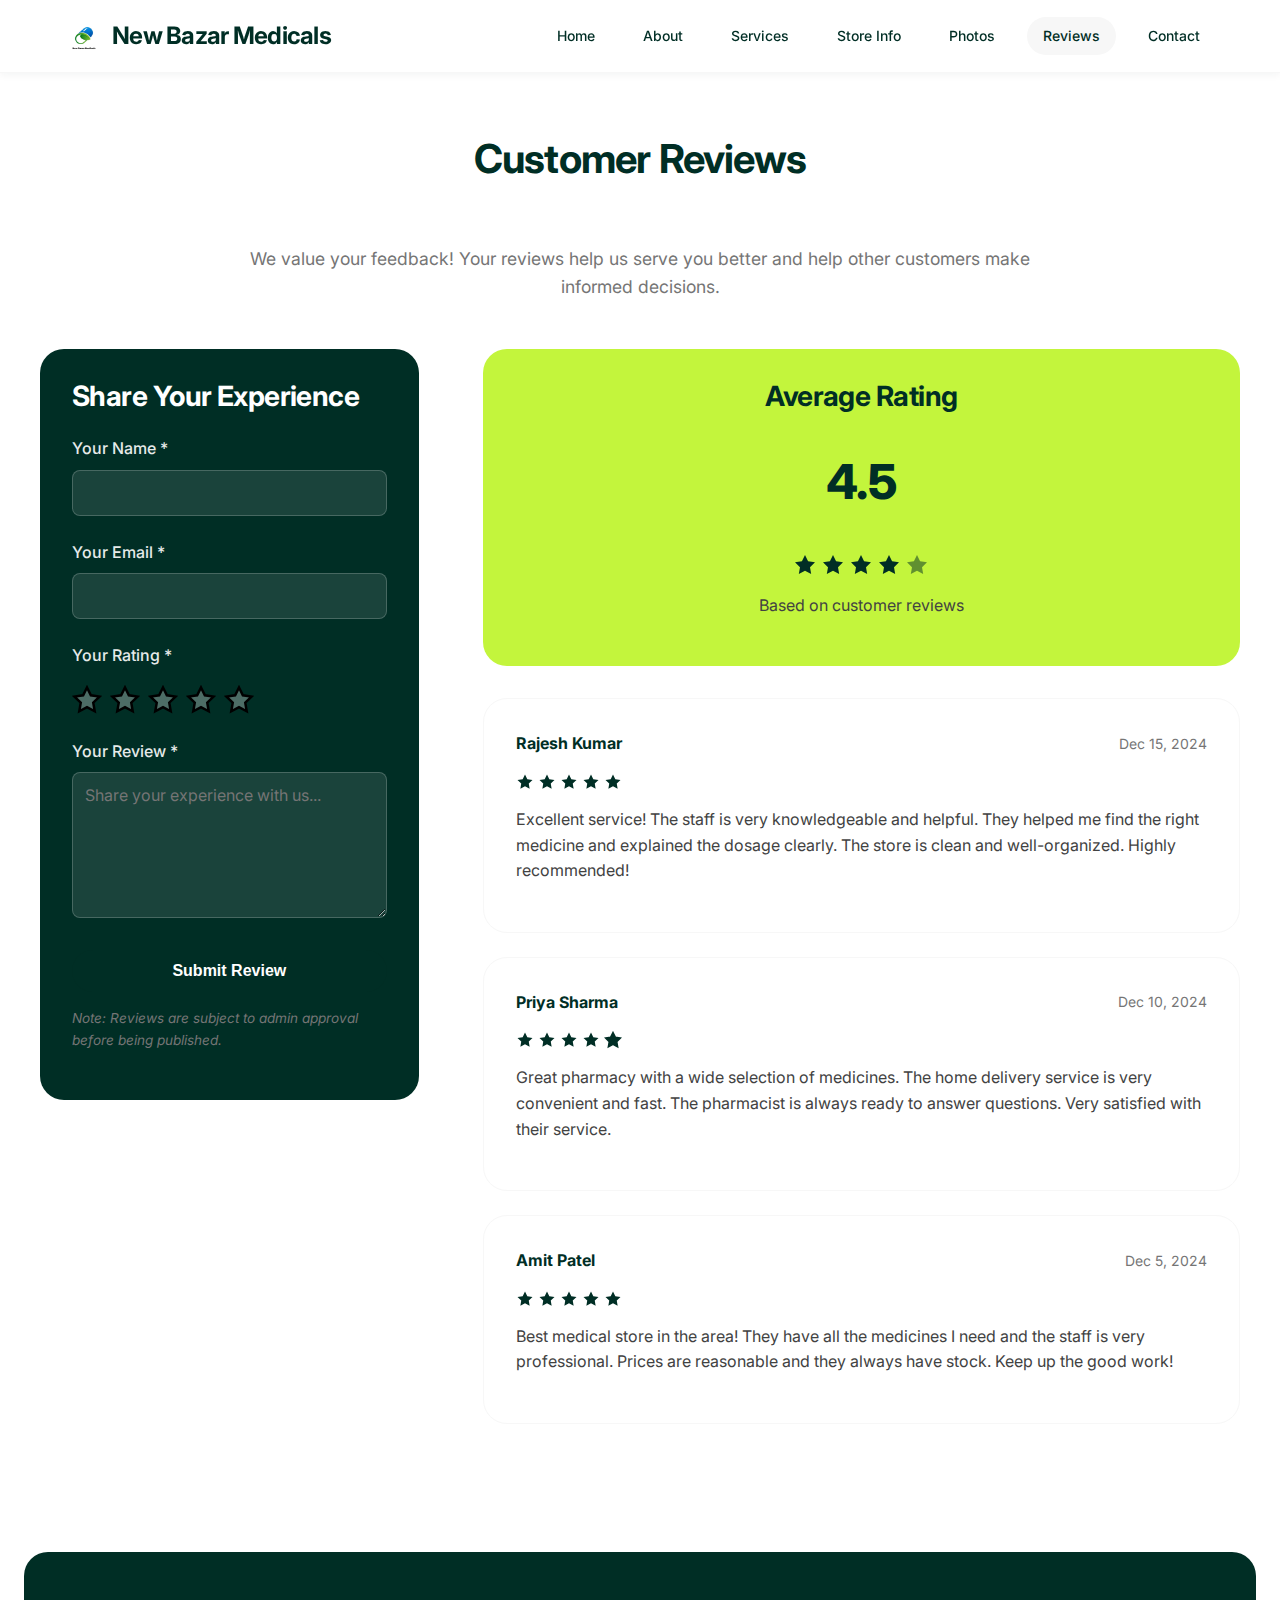
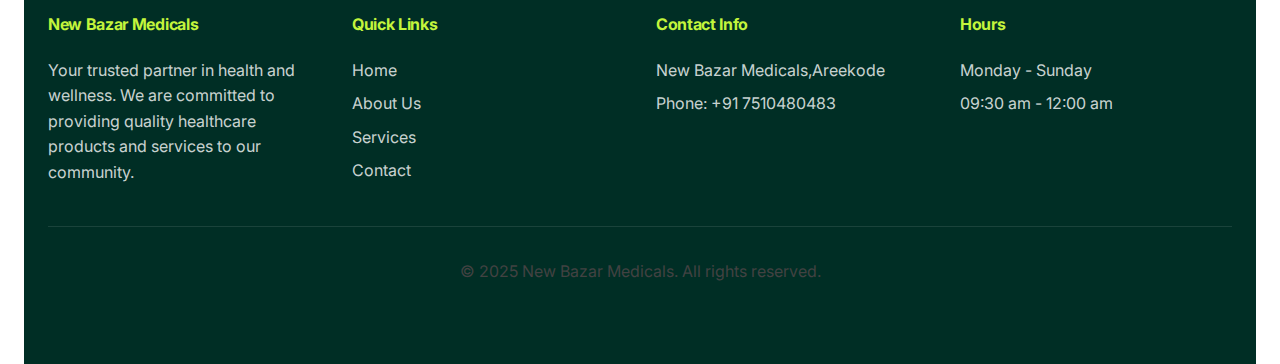
<file: reviews.html>
<!DOCTYPE html>
<html lang="en">

<head>
    <link rel="icon" type="image/favicon.jpg" href="favicon.jpg">
    <meta charset="UTF-8">
    <meta name="viewport" content="width=device-width, initial-scale=1.0">
    <meta name="description"
        content="Customer reviews and ratings for New Bazar Medicals. Share your experience and read what our customers say about us.">
    <title>Reviews-New Bazar Medicals</title>
    <link rel="stylesheet" href="style.css">
</head>

<body>
    <!-- Header & Navigation -->
    <header>
        <div class="header-container">
            <div class="logo">
                <img src="logo.jpg" alt="New Bazar Medicals Logo" class="logo-icon"
                    style="width: 40px; height: 40px; border-radius: 50%; object-fit: cover;">
                <span>New Bazar Medicals</span>
            </div>
            <button class="menu-toggle" aria-label="Toggle menu">
                <svg class="menu-toggle-icon" xmlns="http://www.w3.org/2000/svg" viewBox="0 0 24 24" fill="none"
                    stroke="currentColor" stroke-width="2">
                    <line x1="3" y1="12" x2="21" y2="12" />
                    <line x1="3" y1="6" x2="21" y2="6" />
                    <line x1="3" y1="18" x2="21" y2="18" />
                </svg>
            </button>
            <nav>
                <a href="index.html">Home</a>
                <a href="about.html">About</a>
                <a href="services.html">Services</a>
                <a href="store-info.html">Store Info</a>
                <a href="photos.html">Photos</a>
                <a href="reviews.html" class="active">Reviews</a>
                <a href="contact.html">Contact</a>
            </nav>
        </div>
    </header>

    <!-- Reviews Section -->
    <section class="section">
        <div class="container">
            <h1 class="section-title">Customer Reviews</h1>
            <p
                style="text-align: center; max-width: 800px; margin: 0 auto 3rem; font-size: 1.1rem; color: var(--gray);">
                We value your feedback! Your reviews help us serve you better and help other customers make informed
                decisions.
            </p>

            <div class="reviews-container">
                <!-- Review Form -->
                <div class="review-form-card">
                    <h3>Share Your Experience</h3>
                    <form id="reviewForm">
                        <div class="form-group">
                            <label for="reviewerName">Your Name *</label>
                            <input type="text" id="reviewerName" name="name" required>
                        </div>

                        <div class="form-group">
                            <label for="reviewerEmail">Your Email *</label>
                            <input type="email" id="reviewerEmail" name="email" required>
                        </div>

                        <div class="form-group">
                            <label>Your Rating *</label>
                            <div class="star-rating" role="radiogroup" aria-label="Rating">
                                <button type="button" class="star" aria-label="1 star">
                                    <svg class="review-star" xmlns="http://www.w3.org/2000/svg" viewBox="0 0 24 24"
                                        fill="none" stroke="currentColor" stroke-width="2">
                                        <polygon
                                            points="12 2 15.09 8.26 22 9.27 17 14.14 18.18 21.02 12 17.77 5.82 21.02 7 14.14 2 9.27 8.91 8.26 12 2" />
                                    </svg>
                                </button>
                                <button type="button" class="star" aria-label="2 stars">
                                    <svg class="review-star" xmlns="http://www.w3.org/2000/svg" viewBox="0 0 24 24"
                                        fill="none" stroke="currentColor" stroke-width="2">
                                        <polygon
                                            points="12 2 15.09 8.26 22 9.27 17 14.14 18.18 21.02 12 17.77 5.82 21.02 7 14.14 2 9.27 8.91 8.26 12 2" />
                                    </svg>
                                </button>
                                <button type="button" class="star" aria-label="3 stars">
                                    <svg class="review-star" xmlns="http://www.w3.org/2000/svg" viewBox="0 0 24 24"
                                        fill="none" stroke="currentColor" stroke-width="2">
                                        <polygon
                                            points="12 2 15.09 8.26 22 9.27 17 14.14 18.18 21.02 12 17.77 5.82 21.02 7 14.14 2 9.27 8.91 8.26 12 2" />
                                    </svg>
                                </button>
                                <button type="button" class="star" aria-label="4 stars">
                                    <svg class="review-star" xmlns="http://www.w3.org/2000/svg" viewBox="0 0 24 24"
                                        fill="none" stroke="currentColor" stroke-width="2">
                                        <polygon
                                            points="12 2 15.09 8.26 22 9.27 17 14.14 18.18 21.02 12 17.77 5.82 21.02 7 14.14 2 9.27 8.91 8.26 12 2" />
                                    </svg>
                                </button>
                                <button type="button" class="star" aria-label="5 stars">
                                    <svg class="review-star" xmlns="http://www.w3.org/2000/svg" viewBox="0 0 24 24"
                                        fill="none" stroke="currentColor" stroke-width="2">
                                        <polygon
                                            points="12 2 15.09 8.26 22 9.27 17 14.14 18.18 21.02 12 17.77 5.82 21.02 7 14.14 2 9.27 8.91 8.26 12 2" />
                                    </svg>
                                </button>
                            </div>
                            <input type="hidden" class="star-rating-input" name="rating" value="0" required>
                        </div>

                        <div class="form-group">
                            <label for="reviewText">Your Review *</label>
                            <textarea id="reviewText" name="review" rows="6" required
                                placeholder="Share your experience with us..."></textarea>
                        </div>

                        <button type="submit" class="btn btn-primary" style="width: 100%;">Submit Review</button>

                        <p style="font-size: 0.85rem; color: var(--gray); margin-top: 1rem;">
                            <em>Note: Reviews are subject to admin approval before being published.</em>
                        </p>
                    </form>
                </div>

                <!-- Reviews Display -->
                <div>
                    <!-- Average Rating -->
                    <div class="average-rating">
                        <h3>Average Rating</h3>
                        <div class="rating-number">4.5</div>
                        <div style="display: flex; justify-content: center; gap: 4px; margin: 1rem 0;">
                            <svg class="review-star" xmlns="http://www.w3.org/2000/svg" viewBox="0 0 24 24"
                                fill="currentColor" style="width: 24px; height: 24px;">
                                <polygon
                                    points="12 2 15.09 8.26 22 9.27 17 14.14 18.18 21.02 12 17.77 5.82 21.02 7 14.14 2 9.27 8.91 8.26 12 2" />
                            </svg>
                            <svg class="review-star" xmlns="http://www.w3.org/2000/svg" viewBox="0 0 24 24"
                                fill="currentColor" style="width: 24px; height: 24px;">
                                <polygon
                                    points="12 2 15.09 8.26 22 9.27 17 14.14 18.18 21.02 12 17.77 5.82 21.02 7 14.14 2 9.27 8.91 8.26 12 2" />
                            </svg>
                            <svg class="review-star" xmlns="http://www.w3.org/2000/svg" viewBox="0 0 24 24"
                                fill="currentColor" style="width: 24px; height: 24px;">
                                <polygon
                                    points="12 2 15.09 8.26 22 9.27 17 14.14 18.18 21.02 12 17.77 5.82 21.02 7 14.14 2 9.27 8.91 8.26 12 2" />
                            </svg>
                            <svg class="review-star" xmlns="http://www.w3.org/2000/svg" viewBox="0 0 24 24"
                                fill="currentColor" style="width: 24px; height: 24px;">
                                <polygon
                                    points="12 2 15.09 8.26 22 9.27 17 14.14 18.18 21.02 12 17.77 5.82 21.02 7 14.14 2 9.27 8.91 8.26 12 2" />
                            </svg>
                            <svg class="review-star" xmlns="http://www.w3.org/2000/svg" viewBox="0 0 24 24"
                                fill="currentColor" style="width: 24px; height: 24px; opacity: 0.5;">
                                <polygon
                                    points="12 2 15.09 8.26 22 9.27 17 14.14 18.18 21.02 12 17.77 5.82 21.02 7 14.14 2 9.27 8.91 8.26 12 2" />
                            </svg>
                        </div>
                        <p>Based on customer reviews</p>
                    </div>

                    <!-- Reviews List -->
                    <div class="reviews-display">
                        <!-- Sample reviews will be loaded here by JavaScript -->
                        <div class="review-card">
                            <div class="review-header">
                                <span class="review-author">Rajesh Kumar</span>
                                <span class="review-date">Dec 15, 2024</span>
                            </div>
                            <div class="review-stars">
                                <svg class="review-star" xmlns="http://www.w3.org/2000/svg" viewBox="0 0 24 24"
                                    fill="currentColor">
                                    <polygon
                                        points="12 2 15.09 8.26 22 9.27 17 14.14 18.18 21.02 12 17.77 5.82 21.02 7 14.14 2 9.27 8.91 8.26 12 2" />
                                </svg>
                                <svg class="review-star" xmlns="http://www.w3.org/2000/svg" viewBox="0 0 24 24"
                                    fill="currentColor">
                                    <polygon
                                        points="12 2 15.09 8.26 22 9.27 17 14.14 18.18 21.02 12 17.77 5.82 21.02 7 14.14 2 9.27 8.91 8.26 12 2" />
                                </svg>
                                <svg class="review-star" xmlns="http://www.w3.org/2000/svg" viewBox="0 0 24 24"
                                    fill="currentColor">
                                    <polygon
                                        points="12 2 15.09 8.26 22 9.27 17 14.14 18.18 21.02 12 17.77 5.82 21.02 7 14.14 2 9.27 8.91 8.26 12 2" />
                                </svg>
                                <svg class="review-star" xmlns="http://www.w3.org/2000/svg" viewBox="0 0 24 24"
                                    fill="currentColor">
                                    <polygon
                                        points="12 2 15.09 8.26 22 9.27 17 14.14 18.18 21.02 12 17.77 5.82 21.02 7 14.14 2 9.27 8.91 8.26 12 2" />
                                </svg>
                                <svg class="review-star" xmlns="http://www.w3.org/2000/svg" viewBox="0 0 24 24"
                                    fill="currentColor">
                                    <polygon
                                        points="12 2 15.09 8.26 22 9.27 17 14.14 18.18 21.02 12 17.77 5.82 21.02 7 14.14 2 9.27 8.91 8.26 12 2" />
                                </svg>
                            </div>
                            <p class="review-text">Excellent service! The staff is very knowledgeable and helpful. They
                                helped me find the right medicine and explained the dosage clearly. The store is clean
                                and well-organized. Highly recommended!</p>
                        </div>

                        <div class="review-card">
                            <div class="review-header">
                                <span class="review-author">Priya Sharma</span>
                                <span class="review-date">Dec 10, 2024</span>
                            </div>
                            <div class="review-stars">
                                <svg class="review-star" xmlns="http://www.w3.org/2000/svg" viewBox="0 0 24 24"
                                    fill="currentColor">
                                    <polygon
                                        points="12 2 15.09 8.26 22 9.27 17 14.14 18.18 21.02 12 17.77 5.82 21.02 7 14.14 2 9.27 8.91 8.26 12 2" />
                                </svg>
                                <svg class="review-star" xmlns="http://www.w3.org/2000/svg" viewBox="0 0 24 24"
                                    fill="currentColor">
                                    <polygon
                                        points="12 2 15.09 8.26 22 9.27 17 14.14 18.18 21.02 12 17.77 5.82 21.02 7 14.14 2 9.27 8.91 8.26 12 2" />
                                </svg>
                                <svg class="review-star" xmlns="http://www.w3.org/2000/svg" viewBox="0 0 24 24"
                                    fill="currentColor">
                                    <polygon
                                        points="12 2 15.09 8.26 22 9.27 17 14.14 18.18 21.02 12 17.77 5.82 21.02 7 14.14 2 9.27 8.91 8.26 12 2" />
                                </svg>
                                <svg class="review-star" xmlns="http://www.w3.org/2000/svg" viewBox="0 0 24 24"
                                    fill="currentColor">
                                    <polygon
                                        points="12 2 15.09 8.26 22 9.27 17 14.14 18.18 21.02 12 17.77 5.82 21.02 7 14.14 2 9.27 8.91 8.26 12 2" />
                                </svg>
                                <svg class="review-star" xmlns="http://www.w3.org/2000/svg" viewBox="0 0 24 24"
                                    fill="none" stroke="currentColor" stroke-width="2">
                                    <polygon
                                        points="12 2 15.09 8.26 22 9.27 17 14.14 18.18 21.02 12 17.77 5.82 21.02 7 14.14 2 9.27 8.91 8.26 12 2" />
                                </svg>
                            </div>
                            <p class="review-text">Great pharmacy with a wide selection of medicines. The home delivery
                                service is very convenient and fast. The pharmacist is always ready to answer questions.
                                Very satisfied with their service.</p>
                        </div>

                        <div class="review-card">
                            <div class="review-header">
                                <span class="review-author">Amit Patel</span>
                                <span class="review-date">Dec 5, 2024</span>
                            </div>
                            <div class="review-stars">
                                <svg class="review-star" xmlns="http://www.w3.org/2000/svg" viewBox="0 0 24 24"
                                    fill="currentColor">
                                    <polygon
                                        points="12 2 15.09 8.26 22 9.27 17 14.14 18.18 21.02 12 17.77 5.82 21.02 7 14.14 2 9.27 8.91 8.26 12 2" />
                                </svg>
                                <svg class="review-star" xmlns="http://www.w3.org/2000/svg" viewBox="0 0 24 24"
                                    fill="currentColor">
                                    <polygon
                                        points="12 2 15.09 8.26 22 9.27 17 14.14 18.18 21.02 12 17.77 5.82 21.02 7 14.14 2 9.27 8.91 8.26 12 2" />
                                </svg>
                                <svg class="review-star" xmlns="http://www.w3.org/2000/svg" viewBox="0 0 24 24"
                                    fill="currentColor">
                                    <polygon
                                        points="12 2 15.09 8.26 22 9.27 17 14.14 18.18 21.02 12 17.77 5.82 21.02 7 14.14 2 9.27 8.91 8.26 12 2" />
                                </svg>
                                <svg class="review-star" xmlns="http://www.w3.org/2000/svg" viewBox="0 0 24 24"
                                    fill="currentColor">
                                    <polygon
                                        points="12 2 15.09 8.26 22 9.27 17 14.14 18.18 21.02 12 17.77 5.82 21.02 7 14.14 2 9.27 8.91 8.26 12 2" />
                                </svg>
                                <svg class="review-star" xmlns="http://www.w3.org/2000/svg" viewBox="0 0 24 24"
                                    fill="currentColor">
                                    <polygon
                                        points="12 2 15.09 8.26 22 9.27 17 14.14 18.18 21.02 12 17.77 5.82 21.02 7 14.14 2 9.27 8.91 8.26 12 2" />
                                </svg>
                            </div>
                            <p class="review-text">Best medical store in the area! They have all the medicines I need
                                and the staff is very professional. Prices are reasonable and they always have stock.
                                Keep up the good work!</p>
                        </div>
                    </div>
                </div>
            </div>
        </div>
    </section>

    <!-- Footer -->
    <footer>
        <div class="footer-content">
            <div class="footer-section">
                <h4>New Bazar Medicals</h4>
                <p>Your trusted partner in health and wellness. We are committed to providing quality healthcare
                    products and services to our community.</p>
            </div>
            <div class="footer-section">
                <h4>Quick Links</h4>
                <a href="index.html">Home</a>
                <a href="about.html">About Us</a>
                <a href="services.html">Services</a>
                <a href="contact.html">Contact</a>
            </div>
            <div class="footer-section">
                <h4>Contact Info</h4>
                <p>New Bazar Medicals,Areekode</p>
                <p>Phone: +91 7510480483</p>

            </div>
            <div class="footer-section">
                <h4>Hours</h4>
                <p>Monday - Sunday</p>
                <p>09:30 am - 12:00 am</p>
            </div>
        </div>
        <div class="footer-bottom">
            <p>&copy; 2025 New Bazar Medicals. All rights reserved.</p>
        </div>
    </footer>

    <script src="icons.js"></script>
    <script src="main.js"></script>
</body>

</html>
</file>
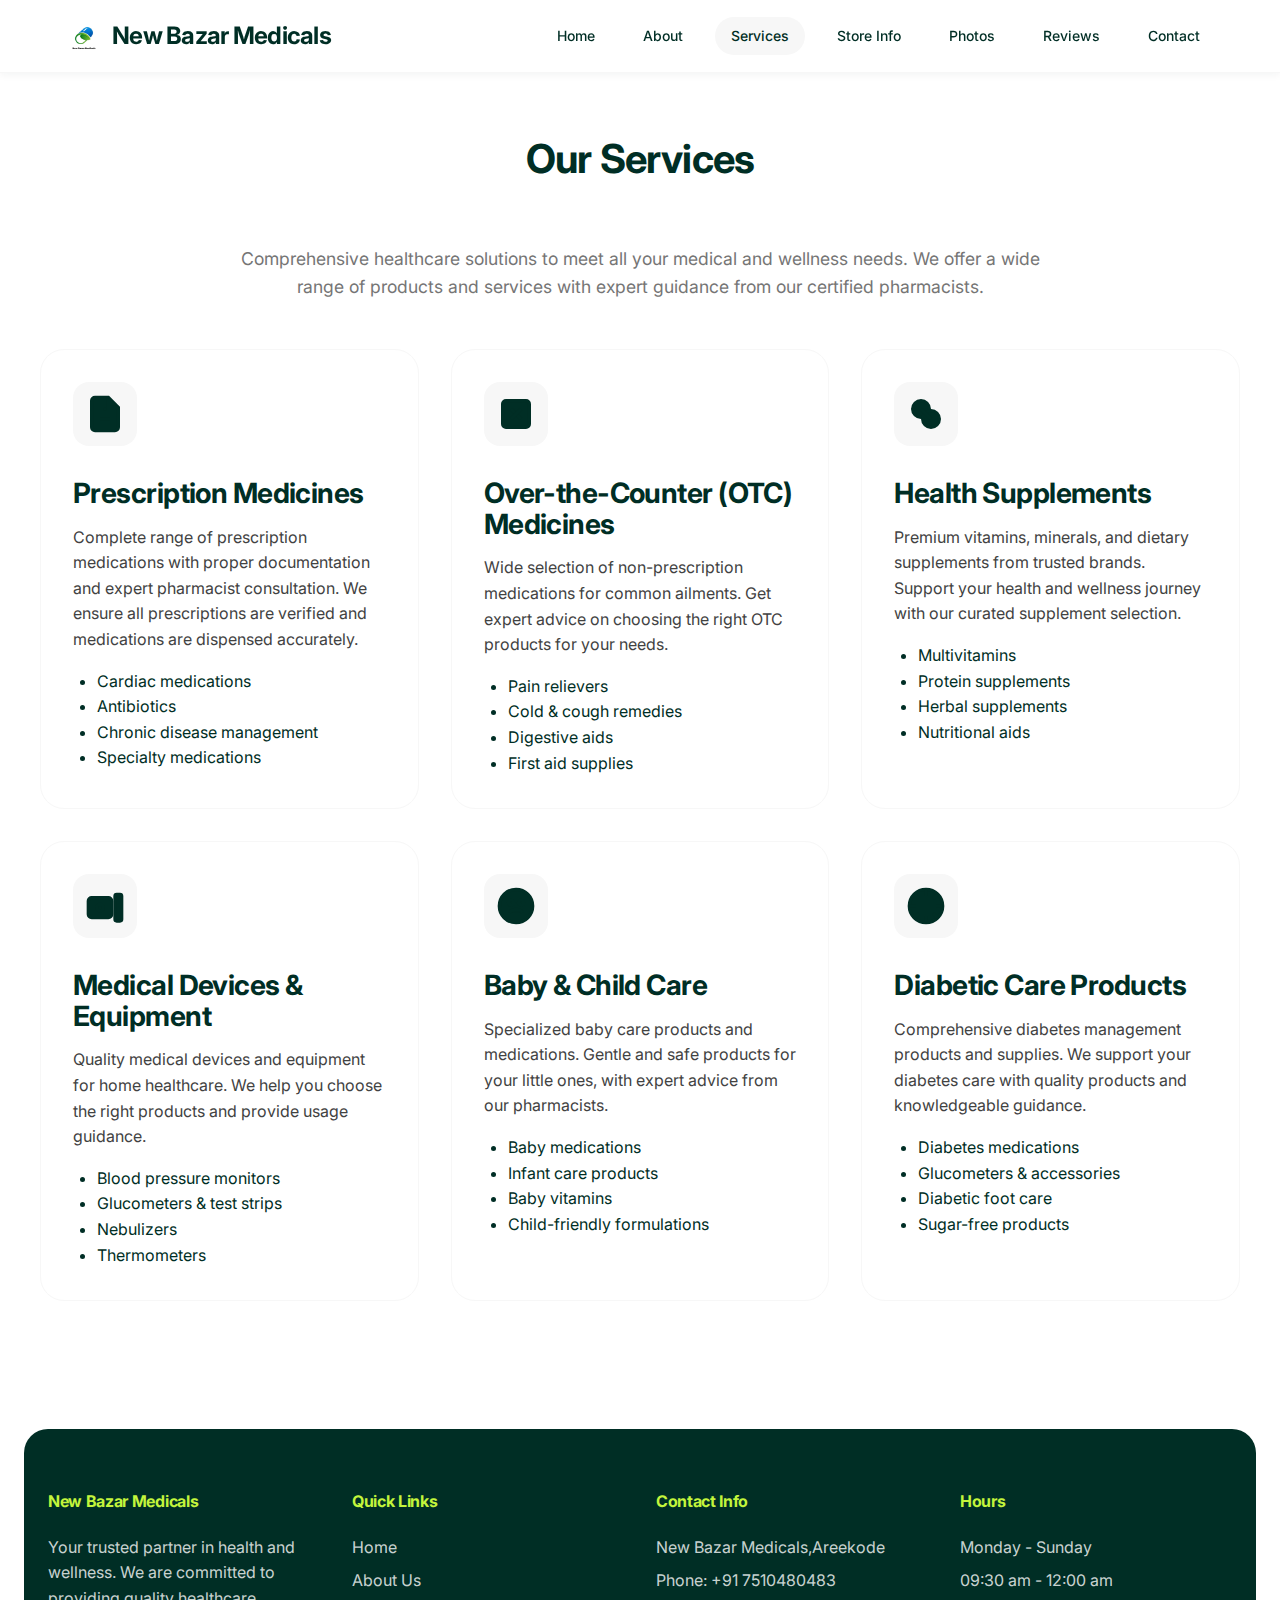
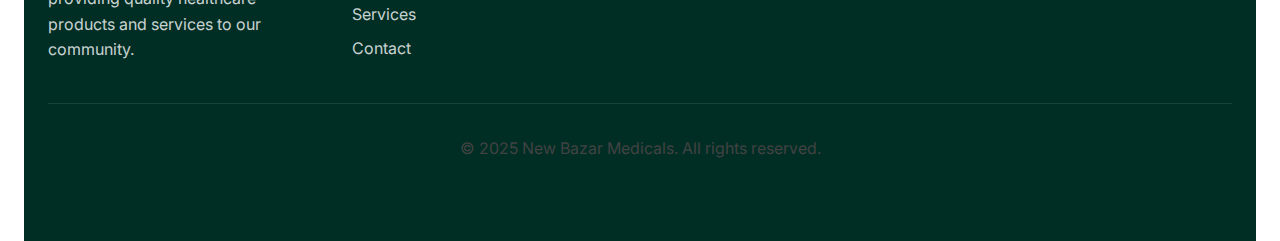
<file: services.html>
<!DOCTYPE html>
<html lang="en">

<head>
    <link rel="icon" type="image/favicon.jpg" href="favicon.jpg">
    <meta charset="UTF-8">
    <meta name="viewport" content="width=device-width, initial-scale=1.0">
    <meta name="description"
        content="Our services at New Bazar Medicals: Prescription medicines, OTC medicines, supplements, medical devices, baby care, and diabetic care products.">
    <title>Services-New Bazar Medicals</title>
    <link rel="stylesheet" href="style.css">
</head>

<body>
    <!-- Header & Navigation -->
    <header>
        <div class="header-container">
            <div class="logo">
                <img src="logo.jpg" alt="New Bazar Medicals Logo" class="logo-icon"
                    style="width: 40px; height: 40px; border-radius: 50%; object-fit: cover;">
                <span>New Bazar Medicals</span>
            </div>
            <button class="menu-toggle" aria-label="Toggle menu">
                <svg class="menu-toggle-icon" xmlns="http://www.w3.org/2000/svg" viewBox="0 0 24 24" fill="none"
                    stroke="currentColor" stroke-width="2">
                    <line x1="3" y1="12" x2="21" y2="12" />
                    <line x1="3" y1="6" x2="21" y2="6" />
                    <line x1="3" y1="18" x2="21" y2="18" />
                </svg>
            </button>
            <nav>
                <a href="index.html">Home</a>
                <a href="about.html">About</a>
                <a href="services.html" class="active">Services</a>
                <a href="store-info.html">Store Info</a>
                <a href="photos.html">Photos</a>
                <a href="reviews.html">Reviews</a>
                <a href="contact.html">Contact</a>
            </nav>
        </div>
    </header>

    <!-- Services Section -->
    <section class="section">
        <div class="container">
            <h1 class="section-title">Our Services</h1>
            <p
                style="text-align: center; max-width: 800px; margin: 0 auto 3rem; font-size: 1.1rem; color: var(--gray);">
                Comprehensive healthcare solutions to meet all your medical and wellness needs. We offer a wide range of
                products and services with expert guidance from our certified pharmacists.
            </p>

            <div class="services-grid">
                <!-- Prescription Medicines -->
                <div class="service-card">
                    <svg class="service-icon" xmlns="http://www.w3.org/2000/svg" viewBox="0 0 24 24" fill="none"
                        stroke="currentColor" stroke-width="2">
                        <path d="M14 2H6a2 2 0 0 0-2 2v16a2 2 0 0 0 2 2h12a2 2 0 0 0 2-2V8z" />
                        <polyline points="14 2 14 8 20 8" />
                        <line x1="9" y1="13" x2="15" y2="13" />
                        <line x1="9" y1="17" x2="15" y2="17" />
                        <line x1="11" y1="9" x2="13" y2="9" />
                    </svg>
                    <h3>Prescription Medicines</h3>
                    <p>Complete range of prescription medications with proper documentation and expert pharmacist
                        consultation. We ensure all prescriptions are verified and medications are dispensed accurately.
                    </p>
                    <ul style="text-align: left; margin-top: 1rem; padding-left: 1.5rem;">
                        <li>Cardiac medications</li>
                        <li>Antibiotics</li>
                        <li>Chronic disease management</li>
                        <li>Specialty medications</li>
                    </ul>
                </div>

                <!-- OTC Medicines -->
                <div class="service-card">
                    <svg class="service-icon" xmlns="http://www.w3.org/2000/svg" viewBox="0 0 24 24" fill="none"
                        stroke="currentColor" stroke-width="2">
                        <rect x="4" y="4" width="16" height="16" rx="2" />
                        <line x1="9" y1="9" x2="15" y2="15" />
                        <line x1="15" y1="9" x2="9" y2="15" />
                    </svg>
                    <h3>Over-the-Counter (OTC) Medicines</h3>
                    <p>Wide selection of non-prescription medications for common ailments. Get expert advice on choosing
                        the right OTC products for your needs.</p>
                    <ul style="text-align: left; margin-top: 1rem; padding-left: 1.5rem;">
                        <li>Pain relievers</li>
                        <li>Cold & cough remedies</li>
                        <li>Digestive aids</li>
                        <li>First aid supplies</li>
                    </ul>
                </div>

                <!-- Supplements -->
                <div class="service-card">
                    <svg class="service-icon" xmlns="http://www.w3.org/2000/svg" viewBox="0 0 24 24" fill="none"
                        stroke="currentColor" stroke-width="2">
                        <circle cx="9" cy="9" r="5" />
                        <circle cx="15" cy="15" r="5" />
                        <line x1="9" y1="9" x2="15" y2="15" />
                    </svg>
                    <h3>Health Supplements</h3>
                    <p>Premium vitamins, minerals, and dietary supplements from trusted brands. Support your health and
                        wellness journey with our curated supplement selection.</p>
                    <ul style="text-align: left; margin-top: 1rem; padding-left: 1.5rem;">
                        <li>Multivitamins</li>
                        <li>Protein supplements</li>
                        <li>Herbal supplements</li>
                        <li>Nutritional aids</li>
                    </ul>
                </div>

                <!-- Medical Devices -->
                <div class="service-card">
                    <svg class="service-icon" xmlns="http://www.w3.org/2000/svg" viewBox="0 0 24 24" fill="none"
                        stroke="currentColor" stroke-width="2">
                        <rect x="2" y="7" width="14" height="12" rx="2" />
                        <circle cx="9" cy="13" r="2" />
                        <line x1="6" y1="10" x2="6" y2="10.01" />
                        <line x1="12" y1="10" x2="12" y2="10.01" />
                        <rect x="18" y="5" width="4" height="16" rx="1" />
                    </svg>
                    <h3>Medical Devices & Equipment</h3>
                    <p>Quality medical devices and equipment for home healthcare. We help you choose the right products
                        and provide usage guidance.</p>
                    <ul style="text-align: left; margin-top: 1rem; padding-left: 1.5rem;">
                        <li>Blood pressure monitors</li>
                        <li>Glucometers & test strips</li>
                        <li>Nebulizers</li>
                        <li>Thermometers</li>
                    </ul>
                </div>

                <!-- Baby Care -->
                <div class="service-card">
                    <svg class="service-icon" xmlns="http://www.w3.org/2000/svg" viewBox="0 0 24 24" fill="none"
                        stroke="currentColor" stroke-width="2">
                        <circle cx="12" cy="12" r="10" />
                        <circle cx="9" cy="10" r="1.5" />
                        <circle cx="15" cy="10" r="1.5" />
                        <path d="M8 16c1-1.5 3-2 4-2s3 .5 4 2" />
                    </svg>
                    <h3>Baby & Child Care</h3>
                    <p>Specialized baby care products and medications. Gentle and safe products for your little ones,
                        with expert advice from our pharmacists.</p>
                    <ul style="text-align: left; margin-top: 1rem; padding-left: 1.5rem;">
                        <li>Baby medications</li>
                        <li>Infant care products</li>
                        <li>Baby vitamins</li>
                        <li>Child-friendly formulations</li>
                    </ul>
                </div>

                <!-- Diabetic Care -->
                <div class="service-card">
                    <svg class="service-icon" xmlns="http://www.w3.org/2000/svg" viewBox="0 0 24 24" fill="none"
                        stroke="currentColor" stroke-width="2">
                        <circle cx="12" cy="12" r="10" />
                        <line x1="12" y1="2" x2="12" y2="6" />
                        <line x1="12" y1="18" x2="12" y2="22" />
                        <line x1="4.93" y1="4.93" x2="7.76" y2="7.76" />
                        <line x1="16.24" y1="16.24" x2="19.07" y2="19.07" />
                        <line x1="2" y1="12" x2="6" y2="12" />
                        <line x1="18" y1="12" x2="22" y2="12" />
                        <line x1="4.93" y1="19.07" x2="7.76" y2="16.24" />
                        <line x1="16.24" y1="7.76" x2="19.07" y2="4.93" />
                    </svg>
                    <h3>Diabetic Care Products</h3>
                    <p>Comprehensive diabetes management products and supplies. We support your diabetes care with
                        quality products and knowledgeable guidance.</p>
                    <ul style="text-align: left; margin-top: 1rem; padding-left: 1.5rem;">
                        <li>Diabetes medications</li>
                        <li>Glucometers & accessories</li>
                        <li>Diabetic foot care</li>
                        <li>Sugar-free products</li>
                    </ul>
                </div>
            </div>




        </div>
        </div>
    </section>

    <!-- Footer -->
    <footer>
        <div class="footer-content">
            <div class="footer-section">
                <h4>New Bazar Medicals</h4>
                <p>Your trusted partner in health and wellness. We are committed to providing quality healthcare
                    products and services to our community.</p>
            </div>
            <div class="footer-section">
                <h4>Quick Links</h4>
                <a href="index.html">Home</a>
                <a href="about.html">About Us</a>
                <a href="services.html">Services</a>
                <a href="contact.html">Contact</a>
            </div>
            <div class="footer-section">
                <h4>Contact Info</h4>
                <p>New Bazar Medicals,Areekode</p>
                <p>Phone: +91 7510480483</p>

            </div>
            <div class="footer-section">
                <h4>Hours</h4>
                <p>Monday - Sunday</p>
                <p>09:30 am - 12:00 am</p>
            </div>
        </div>
        <div class="footer-bottom">
            <p>&copy; 2025 New Bazar Medicals. All rights reserved.</p>
        </div>
    </footer>

    <script src="icons.js"></script>
    <script src="main.js"></script>
</body>

</html>
</file>
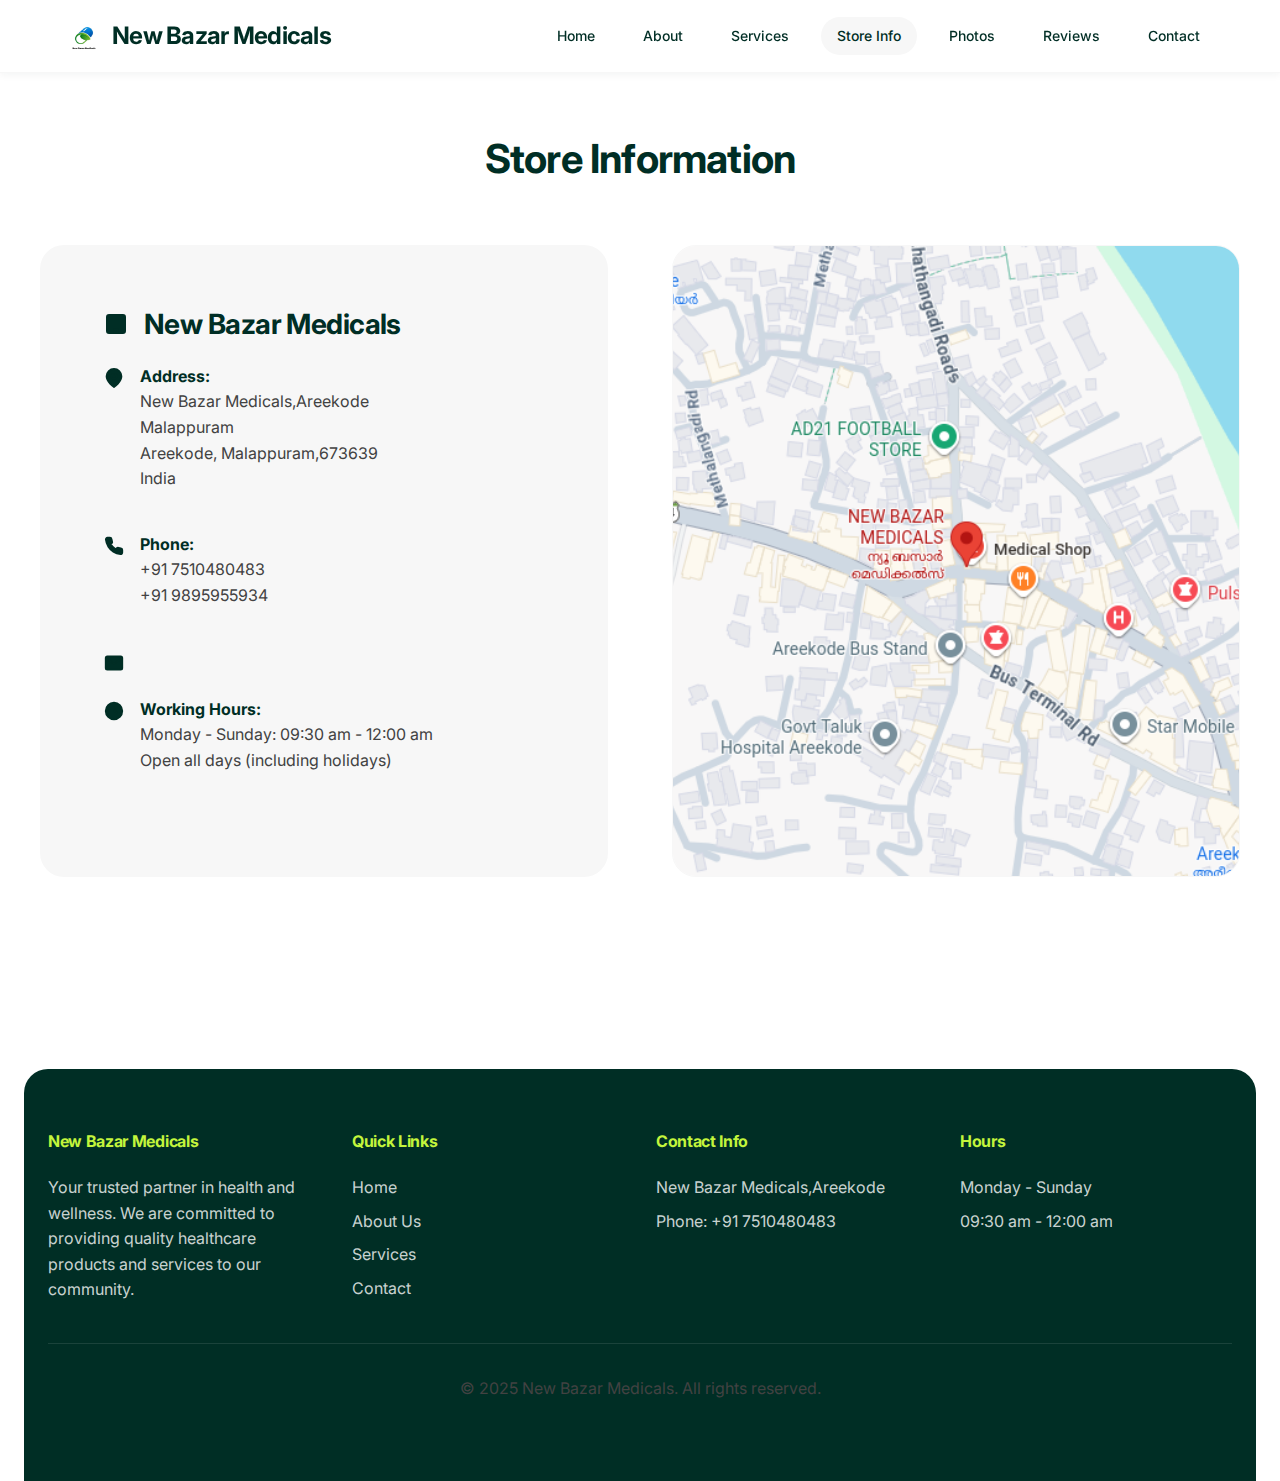
<file: store-info.html>
<!DOCTYPE html>
<html lang="en">

<head>
    <link rel="icon" type="image/favicon.jpg" href="favicon.jpg">
    <meta charset="UTF-8">
    <meta name="viewport" content="width=device-width, initial-scale=1.0">
    <meta name="description"
        content="Store information for New Bazar Medicals: Address, working hours, location, and how to reach us.">
    <title>Store Info-New Bazar Medicals</title>
    <link rel="stylesheet" href="style.css">
</head>

<body>
    <!-- Header & Navigation -->
    <header>
        <div class="header-container">
            <div class="logo">
                <img src="logo.jpg" alt="New Bazar Medicals Logo" class="logo-icon"
                    style="width: 40px; height: 40px; border-radius: 50%; object-fit: cover;">
                <span>New Bazar Medicals</span>
            </div>
            <button class="menu-toggle" aria-label="Toggle menu">
                <svg class="menu-toggle-icon" xmlns="http://www.w3.org/2000/svg" viewBox="0 0 24 24" fill="none"
                    stroke="currentColor" stroke-width="2">
                    <line x1="3" y1="12" x2="21" y2="12" />
                    <line x1="3" y1="6" x2="21" y2="6" />
                    <line x1="3" y1="18" x2="21" y2="18" />
                </svg>
            </button>
            <nav>
                <a href="index.html">Home</a>
                <a href="about.html">About</a>
                <a href="services.html">Services</a>
                <a href="store-info.html" class="active">Store Info</a>
                <a href="photos.html">Photos</a>
                <a href="reviews.html">Reviews</a>
                <a href="contact.html">Contact</a>
            </nav>
        </div>
    </header>

    <!-- Store Info Section -->
    <section class="section">
        <div class="container">
            <h1 class="section-title">Store Information</h1>

            <div class="store-info-grid">
                <!-- Store Details -->
                <div class="store-details">
                    <h3>
                        <svg class="store-details-icon" xmlns="http://www.w3.org/2000/svg" viewBox="0 0 24 24"
                            fill="none" stroke="currentColor" stroke-width="2">
                            <rect x="3" y="3" width="18" height="18" rx="2" />
                            <path d="M9 9h6M9 12h6M9 15h6M7 7v10M17 7v10" />
                            <circle cx="12" cy="19" r="2" />
                        </svg>
                        New Bazar Medicals
                    </h3>

                    <div class="info-item">
                        <svg class="info-item-icon" xmlns="http://www.w3.org/2000/svg" viewBox="0 0 24 24" fill="none"
                            stroke="currentColor" stroke-width="2">
                            <path d="M21 10c0 7-9 13-9 13s-9-6-9-13a9 9 0 0 1 18 0z" />
                            <circle cx="12" cy="10" r="3" />
                        </svg>
                        <div>
                            <strong>Address:</strong>
                            <p>New Bazar Medicals,Areekode<br>
                                Malappuram<br>
                                Areekode, Malappuram,673639<br>
                                India</p>
                        </div>
                    </div>

                    <div class="info-item">
                        <svg class="info-item-icon" xmlns="http://www.w3.org/2000/svg" viewBox="0 0 24 24" fill="none"
                            stroke="currentColor" stroke-width="2">
                            <path
                                d="M22 16.92v3a2 2 0 0 1-2.18 2 19.79 19.79 0 0 1-8.63-3.07 19.5 19.5 0 0 1-6-6 19.79 19.79 0 0 1-3.07-8.67A2 2 0 0 1 4.11 2h3a2 2 0 0 1 2 1.72 12.84 12.84 0 0 0 .7 2.81 2 2 0 0 1-.45 2.11L8.09 9.91a16 16 0 0 0 6 6l1.27-1.27a2 2 0 0 1 2.11-.45 12.84 12.84 0 0 0 2.81.7A2 2 0 0 1 22 16.92z" />
                        </svg>
                        <div>
                            <strong>Phone:</strong>
                            <p>
                                <a href="tel:+917510480483">+91 7510480483</a><br>
                                <a href="tel:+919895955934">+91 9895955934</a>
                            </p>
                        </div>
                    </div>

                    <div class="info-item">
                        <svg class="info-item-icon" xmlns="http://www.w3.org/2000/svg" viewBox="0 0 24 24" fill="none"
                            stroke="currentColor" stroke-width="2">
                            <path d="M4 4h16c1.1 0 2 .9 2 2v12c0 1.1-.9 2-2 2H4c-1.1 0-2-.9-2-2V6c0-1.1.9-2 2-2z" />
                            <polyline points="22,6 12,13 2,6" />
                        </svg>

                    </div>

                    <div class="info-item">
                        <svg class="info-item-icon" xmlns="http://www.w3.org/2000/svg" viewBox="0 0 24 24" fill="none"
                            stroke="currentColor" stroke-width="2">
                            <circle cx="12" cy="12" r="10" />
                            <polyline points="12 6 12 12 16 14" />
                        </svg>
                        <div>
                            <strong>Working Hours:</strong>
                            <p>
                                Monday - Sunday: 09:30 am - 12:00 am <br>
                                Open all days (including holidays)
                            </p>
                        </div>
                    </div>
                </div>

                <!-- Map Location Image -->
                <div class="map-container">
                    <img src="map-location.png" alt="New Bazar Medicals Location Map"
                        style="width: 100%; height: 100%; object-fit: cover; display: block; min-height: 400px;">
                </div>
            </div>



        </div>
    </section>

    <!-- Footer -->
    <footer>
        <div class="footer-content">
            <div class="footer-section">
                <h4>New Bazar Medicals</h4>
                <p>Your trusted partner in health and wellness. We are committed to providing quality healthcare
                    products and services to our community.</p>
            </div>
            <div class="footer-section">
                <h4>Quick Links</h4>
                <a href="index.html">Home</a>
                <a href="about.html">About Us</a>
                <a href="services.html">Services</a>
                <a href="contact.html">Contact</a>
            </div>
            <div class="footer-section">
                <h4>Contact Info</h4>
                <p>New Bazar Medicals,Areekode</p>
                <p>Phone: +91 7510480483</p>

            </div>
            <div class="footer-section">
                <h4>Hours</h4>
                <p>Monday - Sunday</p>
                <p>09:30 am - 12:00 am</p>
            </div>
        </div>
        <div class="footer-bottom">
            <p>&copy; 2025 New Bazar Medicals. All rights reserved.</p>
        </div>
    </footer>

    <script src="icons.js"></script>
    <script src="main.js"></script>
</body>

</html>
</file>
<file: style.css>
/* ========================================
   New Bazar Medicals - Main Stylesheet
   Medical Theme: Expensify Style (Dark Green + Lime + White)
   ======================================== */

@import url('https://fonts.googleapis.com/css2?family=Inter:wght@400;500;600;700&display=swap');

/* ===== CSS Variables ===== */
:root {
    /* Expensify Palette */
    --primary-green: #002e25;
    /* Dark Green - Primary Background/Text */
    --light-green: #c3f53c;
    /* Lime Green - Accents/Buttons */
    --white: #ffffff;
    --light-gray: #f7f7f7;
    /* Very light gray for backgrounds */
    --gray: #757575;
    --dark-gray: #424242;

    --text-dark: #002e25;
    /* Main text color */
    --text-light: #ffffff;

    --shadow: rgba(0, 46, 37, 0.05);
    --shadow-hover: rgba(0, 46, 37, 0.1);

    /* Typography */
    --font-primary: 'Inter', sans-serif;
    --font-size-base: 16px;
    --font-size-small: 14px;
    --font-size-large: 18px;
    --font-size-h1: 3.5rem;
    /* Larger, bolder headings */
    --font-size-h2: 2.5rem;
    --font-size-h3: 1.75rem;

    /* Spacing */
    --spacing-xs: 0.5rem;
    --spacing-sm: 1rem;
    --spacing-md: 1.5rem;
    --spacing-lg: 2rem;
    --spacing-xl: 4rem;
    /* Increased spacing for cleaner look */

    /* Borders */
    --border-radius-sm: 8px;
    --border-radius-md: 16px;
    --border-radius-lg: 24px;
    /* Card radius */
    --border-radius-pill: 50px;
    /* Button radius */

    /* Transitions */
    --transition: all 0.3s cubic-bezier(0.25, 0.8, 0.25, 1);
}

/* ===== Animations ===== */
@keyframes float {

    0%,
    100% {
        transform: translateY(0px);
    }

    50% {
        transform: translateY(-10px);
    }
}

@keyframes pulse {

    0%,
    100% {
        transform: scale(1);
        opacity: 1;
    }

    50% {
        transform: scale(1.05);
        opacity: 0.9;
    }
}

@keyframes rotate {
    from {
        transform: rotate(0deg);
    }

    to {
        transform: rotate(360deg);
    }
}

@keyframes shake {

    0%,
    100% {
        transform: translateX(0);
    }

    25% {
        transform: translateX(-5px);
    }

    75% {
        transform: translateX(5px);
    }
}

@keyframes bounce {

    0%,
    100% {
        transform: translateY(0);
    }

    50% {
        transform: translateY(-8px);
    }
}

@keyframes fadeInUp {
    from {
        opacity: 0;
        transform: translateY(30px);
    }

    to {
        opacity: 1;
        transform: translateY(0);
    }
}

@keyframes fadeIn {
    from {
        opacity: 0;
    }

    to {
        opacity: 1;
    }
}

@keyframes slideInLeft {
    from {
        opacity: 0;
        transform: translateX(-30px);
    }

    to {
        opacity: 1;
        transform: translateX(0);
    }
}

@keyframes slideInRight {
    from {
        opacity: 0;
        transform: translateX(30px);
    }

    to {
        opacity: 1;
        transform: translateX(0);
    }
}

/* ===== Reset & Base Styles ===== */
* {
    margin: 0;
    padding: 0;
    box-sizing: border-box;
}

html {
    scroll-behavior: smooth;
    font-size: var(--font-size-base);
}

body {
    font-family: var(--font-primary);
    color: var(--text-dark);
    line-height: 1.6;
    background-color: var(--white);
    overflow-x: hidden;
    -webkit-font-smoothing: antialiased;
}

/* ===== Typography ===== */
h1,
h2,
h3,
h4,
h5,
h6 {
    font-weight: 700;
    /* Bolder headings */
    line-height: 1.1;
    margin-bottom: var(--spacing-sm);
    color: var(--primary-green);
    letter-spacing: -0.02em;
    /* Tighter letter spacing for modern look */
}

h1 {
    font-size: var(--font-size-h1);
}

h2 {
    font-size: var(--font-size-h2);
}

h3 {
    font-size: var(--font-size-h3);
}

p {
    margin-bottom: var(--spacing-sm);
    color: var(--dark-gray);
}

a {
    text-decoration: none;
    color: inherit;
    transition: var(--transition);
}

/* ===== Header & Navigation ===== */
header {
    background-color: var(--white);
    box-shadow: 0 2px 8px var(--shadow);
    position: sticky;
    top: 0;
    z-index: 1000;
    padding: var(--spacing-sm) 0;
}

.header-container {
    max-width: 1200px;
    margin: 0 auto;
    padding: 0 var(--spacing-md);
    display: flex;
    justify-content: space-between;
    align-items: center;
    flex-wrap: wrap;
}

.logo {
    display: flex;
    align-items: center;
    gap: var(--spacing-sm);
    font-size: 1.5rem;
    font-weight: 700;
    color: var(--primary-green);
}

.logo-icon {
    width: 40px;
    height: 40px;
    fill: var(--primary-green);
    animation: pulse 2s ease-in-out infinite;
    transition: var(--transition);
}

.logo:hover .logo-icon {
    animation: rotate 1s ease-in-out;
}

/* Mobile Menu Toggle */
.menu-toggle {
    display: none;
    background: none;
    border: none;
    cursor: pointer;
    padding: var(--spacing-xs);
}

.menu-toggle-icon {
    width: 28px;
    height: 28px;
    fill: var(--text-dark);
    transition: var(--transition);
}

/* ===== Header & Navigation ===== */
header {
    background-color: var(--white);
    /* Removed shadow for cleaner look, added subtle border */
    border-bottom: 1px solid var(--light-gray);
    position: sticky;
    top: 0;
    z-index: 1000;
    padding: var(--spacing-sm) 0;
}

.header-container {
    max-width: 1200px;
    margin: 0 auto;
    padding: 0 var(--spacing-md);
    display: flex;
    justify-content: space-between;
    align-items: center;
    flex-wrap: wrap;
}

.logo {
    display: flex;
    align-items: center;
    gap: var(--spacing-xs);
    font-size: 1.5rem;
    font-weight: 700;
    color: var(--text-dark);
    letter-spacing: -0.03em;
}

.logo-icon {
    width: 32px;
    height: 32px;
    fill: var(--primary-green);
    /* Removed pulse animation for cleaner professional look */
    transition: var(--transition);
}

.logo:hover .logo-icon {
    transform: rotate(-10deg);
}

/* Mobile Menu Toggle */
.menu-toggle {
    display: none;
    background: none;
    border: none;
    cursor: pointer;
    padding: var(--spacing-xs);
}

.menu-toggle-icon {
    width: 28px;
    height: 28px;
    stroke: var(--text-dark);
    transition: var(--transition);
}

.menu-toggle:hover .menu-toggle-icon {
    stroke: var(--primary-green);
}

nav {
    display: flex;
    gap: var(--spacing-sm);
    /* Reduced gap for pill buttons look */
    align-items: center;
}

nav a {
    color: var(--text-dark);
    font-weight: 500;
    padding: 8px 16px;
    border-radius: var(--border-radius-pill);
    /* Pill shape links */
    position: relative;
    transition: var(--transition);
    font-size: var(--font-size-small);
}

nav a:hover,
nav a.active {
    background-color: var(--light-gray);
    color: var(--primary-green);
    transform: translateY(0);
    /* Removed float effect */
}

/* Special style for 'Sign In' or primary action if added to nav */
nav a.btn-nav-primary {
    background-color: var(--primary-green);
    color: var(--white);
}

nav a.btn-nav-primary:hover {
    background-color: var(--dark-green);
}

nav a.active::after {
    display: none;
    /* Removed underline animation */
}

/* ===== Hero Section ===== */
.hero {
    /* Removed gradient, using clean white background */
    background: var(--white);
    color: var(--text-dark);
    padding: var(--spacing-xl) var(--spacing-md);
    text-align: left;
    /* Left aligned for modern look */
    position: relative;
    overflow: hidden;
    display: flex;
    align-items: center;
    min-height: 80vh;
}

.hero::before {
    display: none;
    /* Removed background animation */
}

.hero-content {
    position: relative;
    z-index: 1;
    max-width: 1200px;
    margin: 0 auto;
    width: 100%;
    display: grid;
    grid-template-columns: 1fr 1fr;
    gap: var(--spacing-xl);
    align-items: center;
}

/* If there's no image in HTML, we center the content or adjust via JS, 
   but assuming standard hero structure, we'll style the text container */
.hero-text-container {
    max-width: 600px;
}

.hero h1 {
    color: var(--text-dark);
    font-size: 4.5rem;
    /* Very large hero text */
    margin-bottom: var(--spacing-md);
    animation: fadeInUp 0.8s ease-out;
    line-height: 1;
    letter-spacing: -0.04em;
}

.hero .tagline {
    font-size: var(--font-size-large);
    margin-bottom: var(--spacing-lg);
    color: var(--gray);
    animation: fadeInUp 1s ease-out;
    font-weight: 500;
}

.hero p {
    animation: fadeInUp 1.2s ease-out;
    font-size: 1.125rem;
    max-width: 480px;
    margin-bottom: var(--spacing-lg);
}

.cta-buttons {
    display: flex;
    gap: var(--spacing-sm);
    justify-content: flex-start;
    /* Left align buttons */
    flex-wrap: wrap;
    margin-top: var(--spacing-lg);
    animation: fadeInUp 1.4s ease-out;
}

/* ===== Buttons ===== */
.btn {
    display: inline-flex;
    align-items: center;
    justify-content: center;
    gap: var(--spacing-xs);
    padding: 12px 24px;
    border: none;
    border-radius: var(--border-radius-pill);
    /* Pill shape */
    font-size: var(--font-size-base);
    font-weight: 600;
    cursor: pointer;
    transition: var(--transition);
    text-decoration: none;
}

.btn-primary {
    background-color: var(--primary-green);
    color: var(--white);
}

.btn-primary:hover {
    background-color: #004d40;
    /* Slightly lighter/different dark green */
    transform: translateY(-2px);
    box-shadow: 0 4px 12px var(--shadow-hover);
}

.btn-secondary {
    background-color: var(--light-green);
    color: var(--text-dark);
}

.btn-secondary:hover {
    background-color: #d4fc79;
    /* Lighter lime */
    transform: translateY(-2px);
    box-shadow: 0 4px 12px var(--shadow-hover);
}

.btn-outline {
    background-color: transparent;
    border: 1px solid var(--gray);
    /* Thinner, gray border */
    color: var(--text-dark);
}

.btn-outline:hover {
    border-color: var(--text-dark);
    background-color: transparent;
    transform: translateY(-2px);
}

.btn-icon {
    width: 18px;
    height: 18px;
    fill: currentColor;
    transition: var(--transition);
}

.btn:hover .btn-icon {
    animation: none;
    /* Removed shake */
    transform: translateX(2px);
    /* Subtle arrow movement */
}

/* ===== Quick Info Cards ===== */
.quick-info {
    padding: var(--spacing-xl) var(--spacing-md);
    background-color: var(--white);
    /* Changed to white */
}

.info-grid {
    max-width: 1200px;
    margin: 0 auto;
    display: grid;
    grid-template-columns: repeat(auto-fit, minmax(250px, 1fr));
    gap: var(--spacing-md);
}

.info-card {
    background-color: var(--light-gray);
    /* Light gray background for cards */
    padding: var(--spacing-lg);
    border-radius: var(--border-radius-lg);
    /* Larger radius */
    box-shadow: none;
    /* Removed shadow for flat look */
    text-align: left;
    /* Left align content */
    transition: var(--transition);
    animation: fadeInUp 0.6s ease-out backwards;
    border: 1px solid transparent;
}

.info-card:nth-child(1) {
    animation-delay: 0.1s;
}

.info-card:nth-child(2) {
    animation-delay: 0.2s;
}

.info-card:nth-child(3) {
    animation-delay: 0.3s;
}

.info-card:nth-child(4) {
    animation-delay: 0.4s;
}

.info-card:hover {
    transform: translateY(-4px);
    background-color: var(--white);
    border-color: var(--light-gray);
    box-shadow: 0 10px 30px var(--shadow-hover);
}

.info-card-icon {
    width: 48px;
    height: 48px;
    margin: 0 0 var(--spacing-sm) 0;
    /* Left align icon */
    fill: var(--primary-green);
    transition: var(--transition);
    animation: fadeInUp 0.6s ease-out;
    background-color: var(--white);
    padding: 10px;
    border-radius: 12px;
}

.info-card:hover .info-card-icon {
    animation: none;
    transform: scale(1.05);
    background-color: var(--light-green);
}

.info-card h3 {
    color: var(--text-dark);
    margin-bottom: var(--spacing-xs);
    font-size: 1.25rem;
}

.info-card p {
    color: var(--gray);
    font-size: var(--font-size-base);
}

/* ===== Section Styles ===== */
.section {
    padding: var(--spacing-xl) var(--spacing-md);
}

.section-title {
    text-align: center;
    margin-bottom: var(--spacing-xl);
    color: var(--text-dark);
    animation: fadeInUp 0.8s ease-out;
    position: relative;
    display: inline-block;
    width: 100%;
    font-size: 2.5rem;
}

.section-title::after {
    display: none;
    /* Removed underline */
}

.container {
    max-width: 1200px;
    margin: 0 auto;
}

/* ===== Services Grid ===== */
.services-grid {
    display: grid;
    grid-template-columns: repeat(auto-fit, minmax(280px, 1fr));
    gap: var(--spacing-lg);
}

.service-card {
    background-color: var(--white);
    border: 1px solid var(--light-gray);
    border-radius: var(--border-radius-lg);
    padding: var(--spacing-lg);
    text-align: left;
    transition: var(--transition);
    animation: fadeInUp 0.8s ease-out backwards;
}

.service-card:nth-child(1) {
    animation-delay: 0.1s;
}

.service-card:nth-child(2) {
    animation-delay: 0.2s;
}

.service-card:nth-child(3) {
    animation-delay: 0.3s;
}

.service-card:nth-child(4) {
    animation-delay: 0.4s;
}

.service-card:nth-child(5) {
    animation-delay: 0.5s;
}

.service-card:nth-child(6) {
    animation-delay: 0.6s;
}

.service-card:hover {
    border-color: var(--primary-green);
    box-shadow: 0 10px 30px var(--shadow-hover);
    transform: translateY(-4px);
}

.service-icon {
    width: 64px;
    height: 64px;
    margin: 0 0 var(--spacing-md) 0;
    fill: var(--primary-green);
    transition: var(--transition);
    animation: fadeInUp 0.8s ease-out;
    background-color: var(--light-gray);
    padding: 12px;
    border-radius: 16px;
}

.service-card:hover .service-icon {
    animation: none;
    transform: scale(1.05);
    background-color: var(--light-green);
}

.service-card h3 {
    color: var(--text-dark);
    margin-bottom: var(--spacing-sm);
}

/* ===== Store Info ===== */
.store-info-grid {
    display: grid;
    grid-template-columns: 1fr 1fr;
    gap: var(--spacing-xl);
    margin-bottom: var(--spacing-xl);
}

.store-details {
    background-color: var(--light-gray);
    padding: var(--spacing-xl);
    border-radius: var(--border-radius-lg);
}

.store-details h3 {
    color: var(--text-dark);
    margin-bottom: var(--spacing-md);
    display: flex;
    align-items: center;
    gap: var(--spacing-sm);
}

.store-details-icon {
    width: 24px;
    height: 24px;
    fill: var(--primary-green);
    transition: var(--transition);
    animation: none;
}

.store-details h3:hover .store-details-icon {
    animation: none;
}

.info-item {
    display: flex;
    align-items: flex-start;
    gap: var(--spacing-sm);
    margin-bottom: var(--spacing-md);
}

.info-item-icon {
    width: 20px;
    height: 20px;
    fill: var(--primary-green);
    margin-top: 4px;
    flex-shrink: 0;
    transition: var(--transition);
}

.info-item:hover .info-item-icon {
    animation: none;
    fill: var(--dark-green);
}

.map-container {
    border-radius: var(--border-radius-lg);
    overflow: hidden;
    box-shadow: none;
    border: 1px solid var(--light-gray);
}

.map-container iframe {
    width: 100%;
    height: 100%;
    min-height: 400px;
    border: none;
}

/* ===== Reviews Section ===== */
.reviews-container {
    display: grid;
    grid-template-columns: 1fr 2fr;
    gap: var(--spacing-xl);
}

.review-form-card {
    background-color: var(--primary-green);
    /* Dark green background for form */
    padding: var(--spacing-lg);
    border-radius: var(--border-radius-lg);
    height: fit-content;
    color: var(--white);
}

.review-form-card h3 {
    color: var(--white);
    margin-bottom: var(--spacing-md);
}

.form-group {
    margin-bottom: var(--spacing-md);
}

.form-group label {
    display: block;
    margin-bottom: var(--spacing-xs);
    font-weight: 500;
    color: var(--white);
    opacity: 0.9;
}

.form-group input,
.form-group textarea,
.form-group select {
    width: 100%;
    padding: 12px;
    border: 1px solid rgba(255, 255, 255, 0.2);
    background-color: rgba(255, 255, 255, 0.1);
    border-radius: 8px;
    font-family: inherit;
    font-size: var(--font-size-base);
    transition: var(--transition);
    color: var(--white);
}

.form-group input:focus,
.form-group textarea:focus,
.form-group select:focus {
    outline: none;
    border-color: var(--light-green);
    background-color: rgba(255, 255, 255, 0.15);
}

.form-group textarea {
    resize: vertical;
    min-height: 120px;
}

/* Star Rating */
.star-rating {
    display: flex;
    gap: var(--spacing-xs);
    margin: var(--spacing-sm) 0;
}

.star {
    background: none;
    border: none;
    padding: 0;
    cursor: pointer;
    transition: var(--transition);
    width: 30px;
    height: 30px;
    display: flex;
    align-items: center;
    justify-content: center;
}

.star svg {
    width: 100%;
    height: 100%;
    fill: rgba(255, 255, 255, 0.3);
    transition: var(--transition);
}

.star.active svg,
.star:hover svg {
    fill: var(--light-green);
    /* Lime green stars */
}

.star-rating-input {
    display: none;
}

/* Reviews Display */
.reviews-display {
    display: flex;
    flex-direction: column;
    gap: var(--spacing-md);
}

.review-card {
    background-color: var(--white);
    border: 1px solid var(--light-gray);
    border-radius: var(--border-radius-lg);
    padding: var(--spacing-lg);
    transition: var(--transition);
    animation: slideInRight 0.6s ease-out backwards;
}

.review-card:nth-child(1) {
    animation-delay: 0.1s;
}

.review-card:nth-child(2) {
    animation-delay: 0.2s;
}

.review-card:nth-child(3) {
    animation-delay: 0.3s;
}

.review-card:nth-child(4) {
    animation-delay: 0.4s;
}

.review-card:hover {
    border-color: var(--primary-green);
    box-shadow: 0 4px 20px var(--shadow-hover);
    transform: translateX(4px);
}

.review-header {
    display: flex;
    justify-content: space-between;
    align-items: center;
    margin-bottom: var(--spacing-sm);
}

.review-author {
    font-weight: 700;
    color: var(--text-dark);
}

.review-date {
    color: var(--gray);
    font-size: var(--font-size-small);
}

.review-stars {
    display: flex;
    gap: 4px;
    margin: var(--spacing-sm) 0;
}

.review-star {
    width: 18px;
    height: 18px;
    transition: var(--transition);
    fill: var(--primary-green);
    /* Dark green stars for display */
}

.review-stars:hover .review-star {
    animation: none;
}

.review-text {
    color: var(--dark-gray);
    line-height: 1.6;
}

.average-rating {
    background: var(--light-green);
    /* Lime background */
    color: var(--text-dark);
    padding: var(--spacing-lg);
    border-radius: var(--border-radius-lg);
    text-align: center;
    margin-bottom: var(--spacing-lg);
    animation: fadeInUp 0.8s ease-out;
    position: relative;
    overflow: hidden;
}

.average-rating::before {
    display: none;
}

.average-rating>* {
    position: relative;
    z-index: 1;
}

.average-rating h3 {
    color: var(--text-dark);
    margin-bottom: var(--spacing-sm);
}

.rating-number {
    font-size: 3rem;
    font-weight: 800;
    margin: var(--spacing-sm) 0;
    animation: none;
    display: inline-block;
}

/* ===== Contact Form ===== */
.contact-container {
    display: grid;
    grid-template-columns: 1fr 1fr;
    gap: var(--spacing-xl);
}

.contact-form {
    background-color: var(--white);
    padding: var(--spacing-lg);
    border-radius: var(--border-radius-lg);
    border: 1px solid var(--light-gray);
}

.contact-form .form-group label {
    color: var(--text-dark);
}

.contact-form .form-group input,
.contact-form .form-group textarea,
.contact-form .form-group select {
    background-color: var(--white);
    border: 1px solid var(--light-gray);
    color: var(--text-dark);
}

.contact-form .form-group input:focus,
.contact-form .form-group textarea:focus,
.contact-form .form-group select:focus {
    border-color: var(--primary-green);
    background-color: var(--white);
}

.contact-info {
    display: flex;
    flex-direction: column;
    gap: var(--spacing-md);
}

.contact-item {
    display: flex;
    align-items: center;
    gap: var(--spacing-md);
    padding: var(--spacing-md);
    background-color: var(--light-gray);
    border-radius: var(--border-radius-lg);
    box-shadow: none;
    transition: var(--transition);
}

.contact-item:hover {
    transform: translateX(4px);
    background-color: var(--white);
    box-shadow: 0 4px 12px var(--shadow-hover);
}

.contact-icon {
    width: 48px;
    height: 48px;
    fill: var(--primary-green);
    flex-shrink: 0;
    transition: var(--transition);
    animation: fadeIn 0.6s ease-out;
}

.contact-item:hover .contact-icon {
    animation: none;
    transform: scale(1.1);
}

.contact-item-content h4 {
    color: var(--text-dark);
    margin-bottom: var(--spacing-xs);
}

.contact-item-content a {
    color: var(--primary-green);
    font-weight: 500;
}

.contact-item-content a:hover {
    text-decoration: underline;
}

.whatsapp-btn {
    background-color: #25D366;
    color: var(--white);
    display: flex;
    align-items: center;
    gap: var(--spacing-sm);
    padding: var(--spacing-md);
    border-radius: var(--border-radius-pill);
    font-weight: 600;
    transition: var(--transition);
    justify-content: center;
}

.whatsapp-btn:hover {
    background-color: #128C7E;
    transform: translateY(-2px);
    box-shadow: 0 4px 12px var(--shadow-hover);
}

.whatsapp-icon {
    width: 24px;
    height: 24px;
    fill: var(--white);
    transition: var(--transition);
}

.whatsapp-btn:hover .whatsapp-icon {
    animation: none;
    transform: scale(1.1);
}

/* ===== Footer ===== */
footer {
    background-color: var(--primary-green);
    color: var(--white);
    padding: var(--spacing-xl) var(--spacing-md);
    margin-top: var(--spacing-xl);
    border-top-left-radius: var(--border-radius-lg);
    border-top-right-radius: var(--border-radius-lg);
    margin-left: var(--spacing-md);
    margin-right: var(--spacing-md);
}

.footer-content {
    max-width: 1200px;
    margin: 0 auto;
    display: grid;
    grid-template-columns: repeat(auto-fit, minmax(250px, 1fr));
    gap: var(--spacing-lg);
    margin-bottom: var(--spacing-lg);
}

.footer-section h4 {
    color: var(--light-green);
    margin-bottom: var(--spacing-md);
}

.footer-section p,
.footer-section a {
    color: rgba(255, 255, 255, 0.8);
    margin-bottom: var(--spacing-xs);
    display: block;
}

.footer-section a:hover {
    color: var(--light-green);
}

.footer-bottom {
    text-align: center;
    padding-top: var(--spacing-lg);
    border-top: 1px solid rgba(255, 255, 255, 0.1);
    color: rgba(255, 255, 255, 0.6);
}

/* ===== Optional Features ===== */
.upload-section {
    background-color: var(--light-gray);
    padding: var(--spacing-lg);
    border-radius: var(--border-radius-lg);
    text-align: center;
    margin: var(--spacing-lg) 0;
}

.upload-area {
    border: 2px dashed var(--primary-green);
    border-radius: var(--border-radius-lg);
    padding: var(--spacing-xl);
    margin: var(--spacing-md) 0;
    cursor: pointer;
    transition: var(--transition);
    animation: fadeInUp 0.6s ease-out;
    background-color: var(--white);
}

.upload-area:hover {
    background-color: rgba(0, 46, 37, 0.02);
    border-color: var(--light-green);
    animation: none;
}

.upload-area svg {
    transition: var(--transition);
}

.upload-area:hover svg {
    animation: none;
    transform: scale(1.1);
    fill: var(--light-green);
}

.health-tips {
    background: var(--light-gray);
    padding: var(--spacing-lg);
    border-radius: var(--border-radius-lg);
    border-left: none;
    /* Removed border left */
    margin: var(--spacing-md) 0;
    transition: var(--transition);
    animation: slideInLeft 0.6s ease-out;
}

.health-tips:hover {
    transform: translateX(4px);
    box-shadow: none;
    background-color: #f0f0f0;
}

.health-tips .info-card-icon {
    animation: none;
    background-color: var(--white);
    padding: 8px;
    border-radius: 50%;
}

.health-tips h4 {
    color: var(--text-dark);
    margin-bottom: var(--spacing-sm);
}

/* ===== Responsive Design ===== */
@media (max-width: 768px) {
    :root {
        --font-size-h1: 2.5rem;
        --font-size-h2: 2rem;
        --font-size-h3: 1.5rem;
    }

    .menu-toggle {
        display: block;
    }

    nav {
        display: none;
        width: 100%;
        flex-direction: column;
        gap: var(--spacing-xs);
        margin-top: var(--spacing-sm);
        background-color: var(--white);
        padding: var(--spacing-md);
        border-radius: var(--border-radius-md);
        box-shadow: 0 4px 12px var(--shadow);
        position: absolute;
        top: 100%;
        left: 0;
        right: 0;
    }

    nav.active {
        display: flex;
    }

    .hero {
        text-align: center;
        justify-content: center;
    }

    .hero-content {
        grid-template-columns: 1fr;
        text-align: center;
    }

    .hero h1 {
        font-size: 3rem;
    }

    .hero p {
        margin-left: auto;
        margin-right: auto;
    }

    .store-info-grid,
    .reviews-container,
    .contact-container {
        grid-template-columns: 1fr;
    }

    .cta-buttons {
        justify-content: center;
    }

    footer {
        margin-left: 0;
        margin-right: 0;
        border-radius: 0;
    }
}

@media (max-width: 480px) {
    .header-container {
        padding: var(--spacing-sm);
    }

    .logo {
        font-size: 1.25rem;
    }

    .section {
        padding: var(--spacing-lg) var(--spacing-sm);
    }

    .info-grid,
    .services-grid {
        grid-template-columns: 1fr;
    }
}

/* ===== Accessibility ===== */
.sr-only {
    position: absolute;
    width: 1px;
    height: 1px;
    padding: 0;
    margin: -1px;
    overflow: hidden;
    clip: rect(0, 0, 0, 0);
    white-space: nowrap;
    border-width: 0;
}

:focus-visible {
    outline: 3px solid var(--primary-green);
    outline-offset: 2px;
}

/* ===== Loading States ===== */
.loading {
    opacity: 0.6;
    pointer-events: none;
}

/* ===== Scroll Animations ===== */
@keyframes fadeInOnScroll {
    from {
        opacity: 0;
        transform: translateY(50px);
    }

    to {
        opacity: 1;
        transform: translateY(0);
    }
}

.fade-in-on-scroll {
    opacity: 0;
    animation: fadeInOnScroll 0.8s ease-out forwards;
}

/* ===== Loading Animation ===== */
@keyframes spin {
    from {
        transform: rotate(0deg);
    }

    to {
        transform: rotate(360deg);
    }
}

.loading-spinner {
    display: inline-block;
    width: 20px;
    height: 20px;
    border: 3px solid rgba(255, 255, 255, 0.3);
    border-top-color: var(--white);
    border-radius: 50%;
    animation: spin 1s linear infinite;
}

/* ===== Utility Classes ===== */
.text-center {
    text-align: center;
}

.mt-1 {
    margin-top: var(--spacing-sm);
}

.mt-2 {
    margin-top: var(--spacing-md);
}

.mt-3 {
    margin-top: var(--spacing-lg);
}

.mb-1 {
    margin-bottom: var(--spacing-sm);
}

.mb-2 {
    margin-bottom: var(--spacing-md);
}

.mb-3 {
    margin-bottom: var(--spacing-lg);
}

/* ===== Animation Delays for Staggered Effects ===== */
.animate-delay-1 {
    animation-delay: 0.1s;
}

.animate-delay-2 {
    animation-delay: 0.2s;
}

.animate-delay-3 {
    animation-delay: 0.3s;
}

.animate-delay-4 {
    animation-delay: 0.4s;
}

.animate-delay-5 {
    animation-delay: 0.5s;
}

.animate-delay-6 {
    animation-delay: 0.6s;
}
</file>
